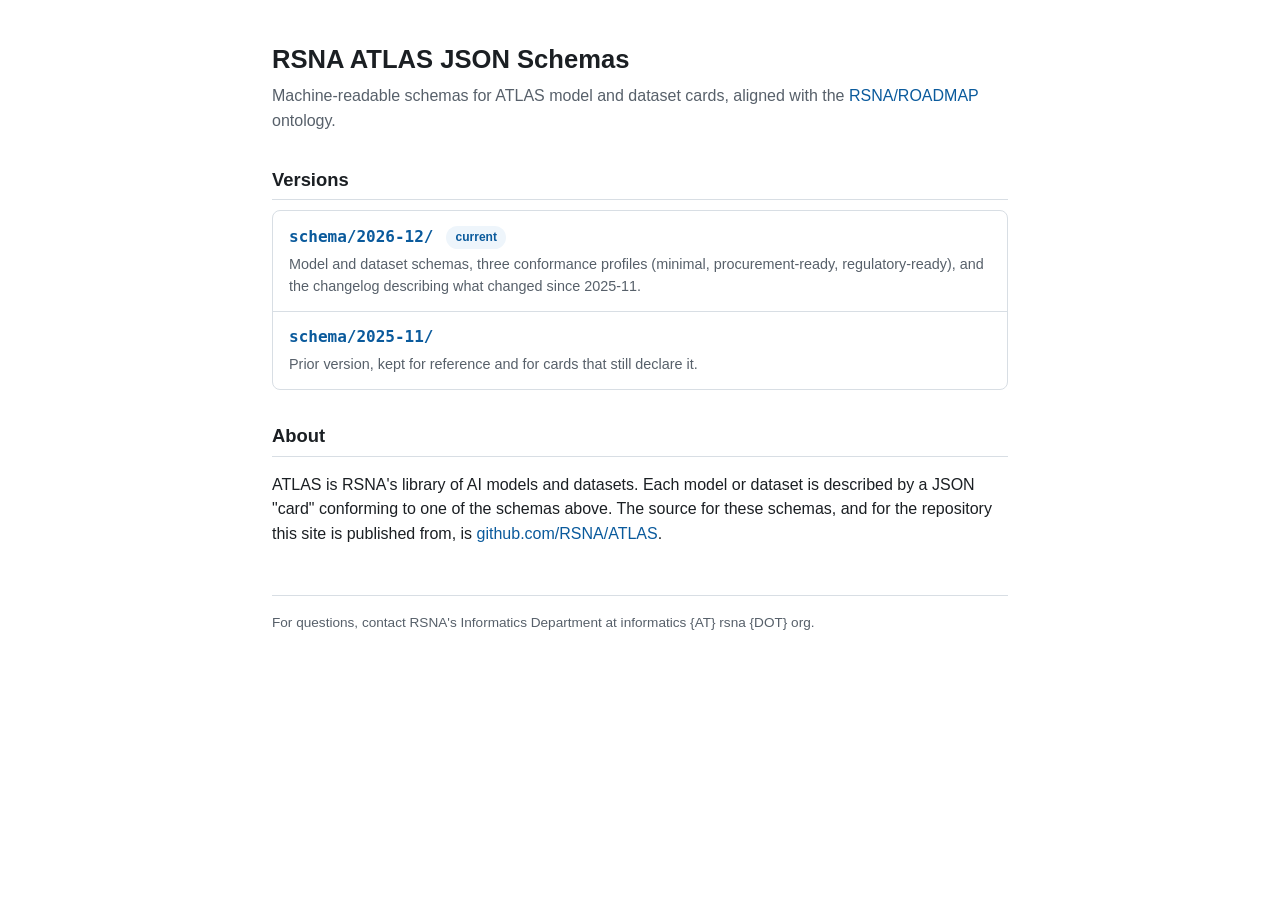
<file: docs/index.html>
<!DOCTYPE html>
<html lang="en">
<head>
<meta charset="utf-8">
<meta name="viewport" content="width=device-width, initial-scale=1">
<title>RSNA ATLAS JSON Schemas</title>
<link rel="stylesheet" href="assets/style.css">
</head>
<body>
<main>
	<h1>RSNA ATLAS JSON Schemas</h1>
	<p class="subtitle">Machine-readable schemas for ATLAS model and dataset cards, aligned with the
		<a href="https://github.com/RSNA/ROADMAP">RSNA/ROADMAP</a> ontology.</p>

	<h2>Versions</h2>
	<ul class="file-list">
		<li>
			<a href="schema/2026-12/">schema/2026-12/</a>
			<span class="badge">current</span>
			<span class="desc">Model and dataset schemas, three conformance profiles (minimal, procurement-ready,
				regulatory-ready), and the changelog describing what changed since 2025-11.</span>
		</li>
		<li>
			<a href="schema/2025-11/">schema/2025-11/</a>
			<span class="desc">Prior version, kept for reference and for cards that still declare it.</span>
		</li>
	</ul>

	<h2>About</h2>
	<p>ATLAS is RSNA's library of AI models and datasets. Each model or dataset is described by a JSON
		"card" conforming to one of the schemas above. The source for these schemas, and for the
		repository this site is published from, is
		<a href="https://github.com/RSNA/ATLAS">github.com/RSNA/ATLAS</a>.</p>

	<footer>
		For questions, contact RSNA's Informatics Department at informatics {AT} rsna {DOT} org.
	</footer>
</main>
</body>
</html>
</file>
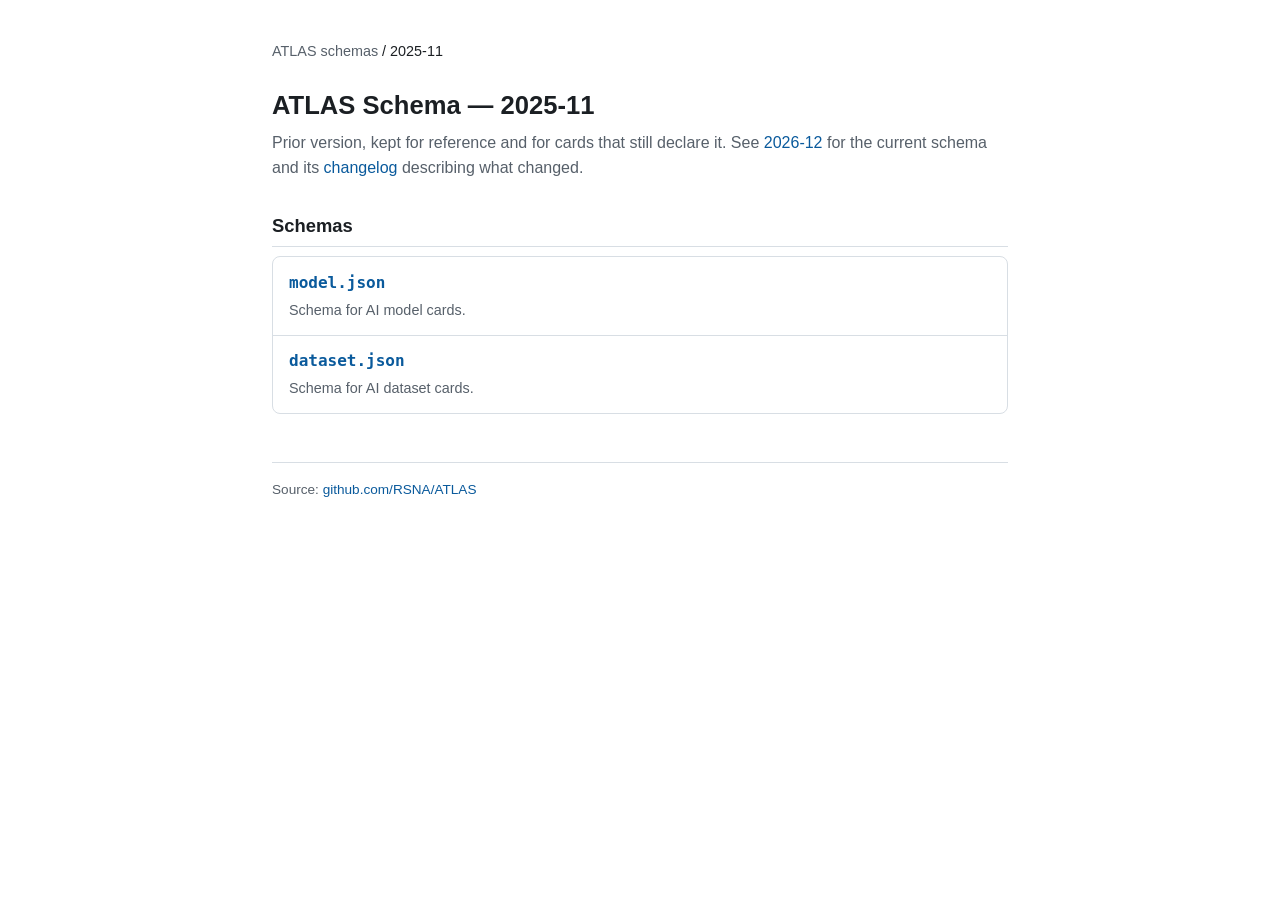
<file: docs/schema/2025-11/index.html>
<!DOCTYPE html>
<html lang="en">
<head>
<meta charset="utf-8">
<meta name="viewport" content="width=device-width, initial-scale=1">
<title>ATLAS Schema 2025-11</title>
<link rel="stylesheet" href="../../assets/style.css">
</head>
<body>
<main>
	<div class="breadcrumb"><a href="../../">ATLAS schemas</a> / 2025-11</div>
	<h1>ATLAS Schema — 2025-11</h1>
	<p class="subtitle">Prior version, kept for reference and for cards that still declare it. See
		<a href="../2026-12/">2026-12</a> for the current schema and its
		<a href="../2026-12/changelog.html">changelog</a> describing what changed.</p>

	<h2>Schemas</h2>
	<ul class="file-list">
		<li>
			<a href="model.json">model.json</a>
			<span class="desc">Schema for AI model cards.</span>
		</li>
		<li>
			<a href="dataset.json">dataset.json</a>
			<span class="desc">Schema for AI dataset cards.</span>
		</li>
	</ul>

	<footer>
		Source: <a href="https://github.com/RSNA/ATLAS">github.com/RSNA/ATLAS</a>
	</footer>
</main>
</body>
</html>
</file>
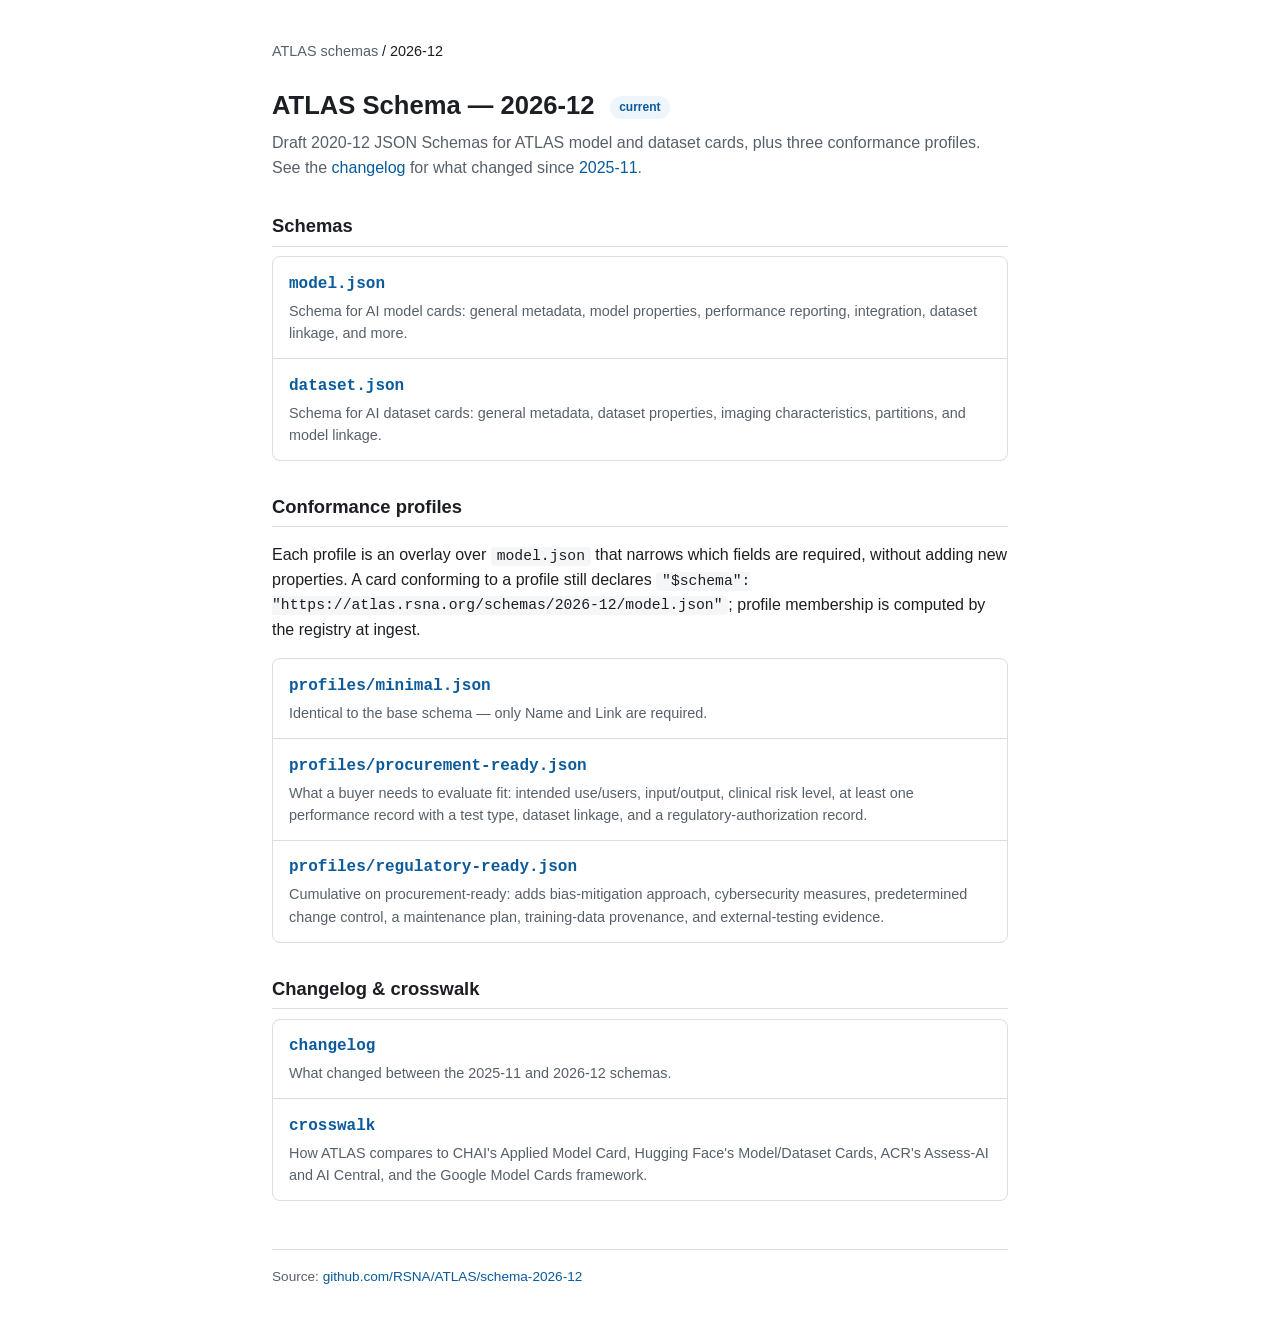
<file: docs/schema/2026-12/index.html>
<!DOCTYPE html>
<html lang="en">
<head>
<meta charset="utf-8">
<meta name="viewport" content="width=device-width, initial-scale=1">
<title>ATLAS Schema 2026-12</title>
<link rel="stylesheet" href="../../assets/style.css">
</head>
<body>
<main>
	<div class="breadcrumb"><a href="../../">ATLAS schemas</a> / 2026-12</div>
	<h1>ATLAS Schema — 2026-12 <span class="badge">current</span></h1>
	<p class="subtitle">Draft 2020-12 JSON Schemas for ATLAS model and dataset cards, plus three
		conformance profiles. See the <a href="changelog.html">changelog</a> for what changed since
		<a href="../2025-11/">2025-11</a>.</p>

	<h2>Schemas</h2>
	<ul class="file-list">
		<li>
			<a href="model.json">model.json</a>
			<span class="desc">Schema for AI model cards: general metadata, model properties, performance
				reporting, integration, dataset linkage, and more.</span>
		</li>
		<li>
			<a href="dataset.json">dataset.json</a>
			<span class="desc">Schema for AI dataset cards: general metadata, dataset properties, imaging
				characteristics, partitions, and model linkage.</span>
		</li>
	</ul>

	<h2>Conformance profiles</h2>
	<p>Each profile is an overlay over <code>model.json</code> that narrows which fields are required,
		without adding new properties. A card conforming to a profile still declares
		<code>"$schema": "https://atlas.rsna.org/schemas/2026-12/model.json"</code>; profile membership is
		computed by the registry at ingest.</p>
	<ul class="file-list">
		<li>
			<a href="profiles/minimal.json">profiles/minimal.json</a>
			<span class="desc">Identical to the base schema — only Name and Link are required.</span>
		</li>
		<li>
			<a href="profiles/procurement-ready.json">profiles/procurement-ready.json</a>
			<span class="desc">What a buyer needs to evaluate fit: intended use/users, input/output,
				clinical risk level, at least one performance record with a test type, dataset linkage, and
				a regulatory-authorization record.</span>
		</li>
		<li>
			<a href="profiles/regulatory-ready.json">profiles/regulatory-ready.json</a>
			<span class="desc">Cumulative on procurement-ready: adds bias-mitigation approach, cybersecurity
				measures, predetermined change control, a maintenance plan, training-data provenance, and
				external-testing evidence.</span>
		</li>
	</ul>

	<h2>Changelog &amp; crosswalk</h2>
	<ul class="file-list">
		<li>
			<a href="changelog.html">changelog</a>
			<span class="desc">What changed between the 2025-11 and 2026-12 schemas.</span>
		</li>
		<li>
			<a href="crosswalk.html">crosswalk</a>
			<span class="desc">How ATLAS compares to CHAI's Applied Model Card, Hugging Face's
				Model/Dataset Cards, ACR's Assess-AI and AI Central, and the Google Model Cards
				framework.</span>
		</li>
	</ul>

	<footer>
		Source: <a href="https://github.com/RSNA/ATLAS/tree/main/schema-2026-12">github.com/RSNA/ATLAS/schema-2026-12</a>
	</footer>
</main>
</body>
</html>
</file>
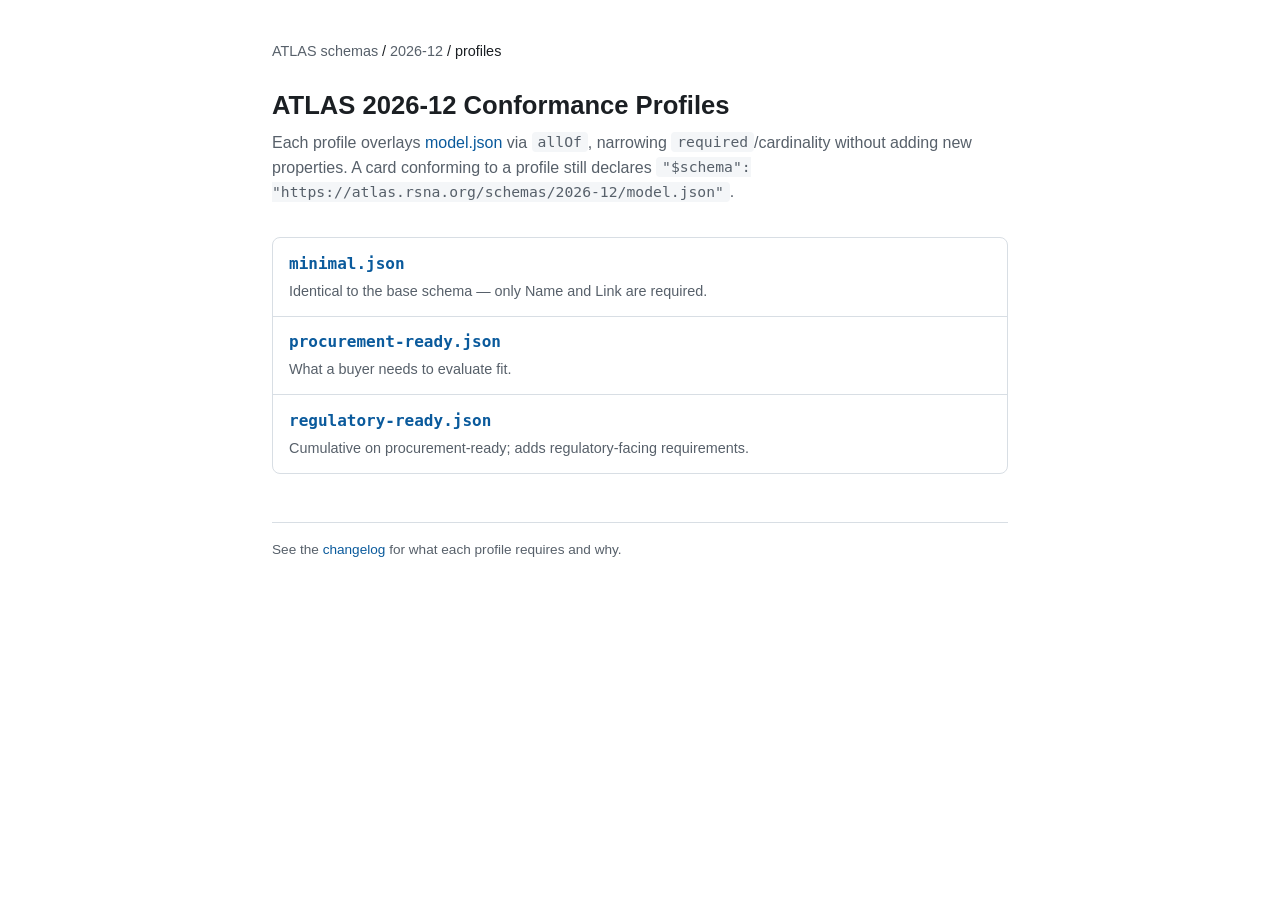
<file: docs/schema/2026-12/profiles/index.html>
<!DOCTYPE html>
<html lang="en">
<head>
<meta charset="utf-8">
<meta name="viewport" content="width=device-width, initial-scale=1">
<title>ATLAS 2026-12 Conformance Profiles</title>
<link rel="stylesheet" href="../../../assets/style.css">
</head>
<body>
<main>
	<div class="breadcrumb"><a href="../../../">ATLAS schemas</a> / <a href="../">2026-12</a> / profiles</div>
	<h1>ATLAS 2026-12 Conformance Profiles</h1>
	<p class="subtitle">Each profile overlays <a href="../model.json">model.json</a> via
		<code>allOf</code>, narrowing <code>required</code>/cardinality without adding new properties.
		A card conforming to a profile still declares
		<code>"$schema": "https://atlas.rsna.org/schemas/2026-12/model.json"</code>.</p>
	<ul class="file-list">
		<li>
			<a href="minimal.json">minimal.json</a>
			<span class="desc">Identical to the base schema — only Name and Link are required.</span>
		</li>
		<li>
			<a href="procurement-ready.json">procurement-ready.json</a>
			<span class="desc">What a buyer needs to evaluate fit.</span>
		</li>
		<li>
			<a href="regulatory-ready.json">regulatory-ready.json</a>
			<span class="desc">Cumulative on procurement-ready; adds regulatory-facing requirements.</span>
		</li>
	</ul>
	<footer>
		See the <a href="../changelog.html">changelog</a> for what each profile requires and why.
	</footer>
</main>
</body>
</html>
</file>
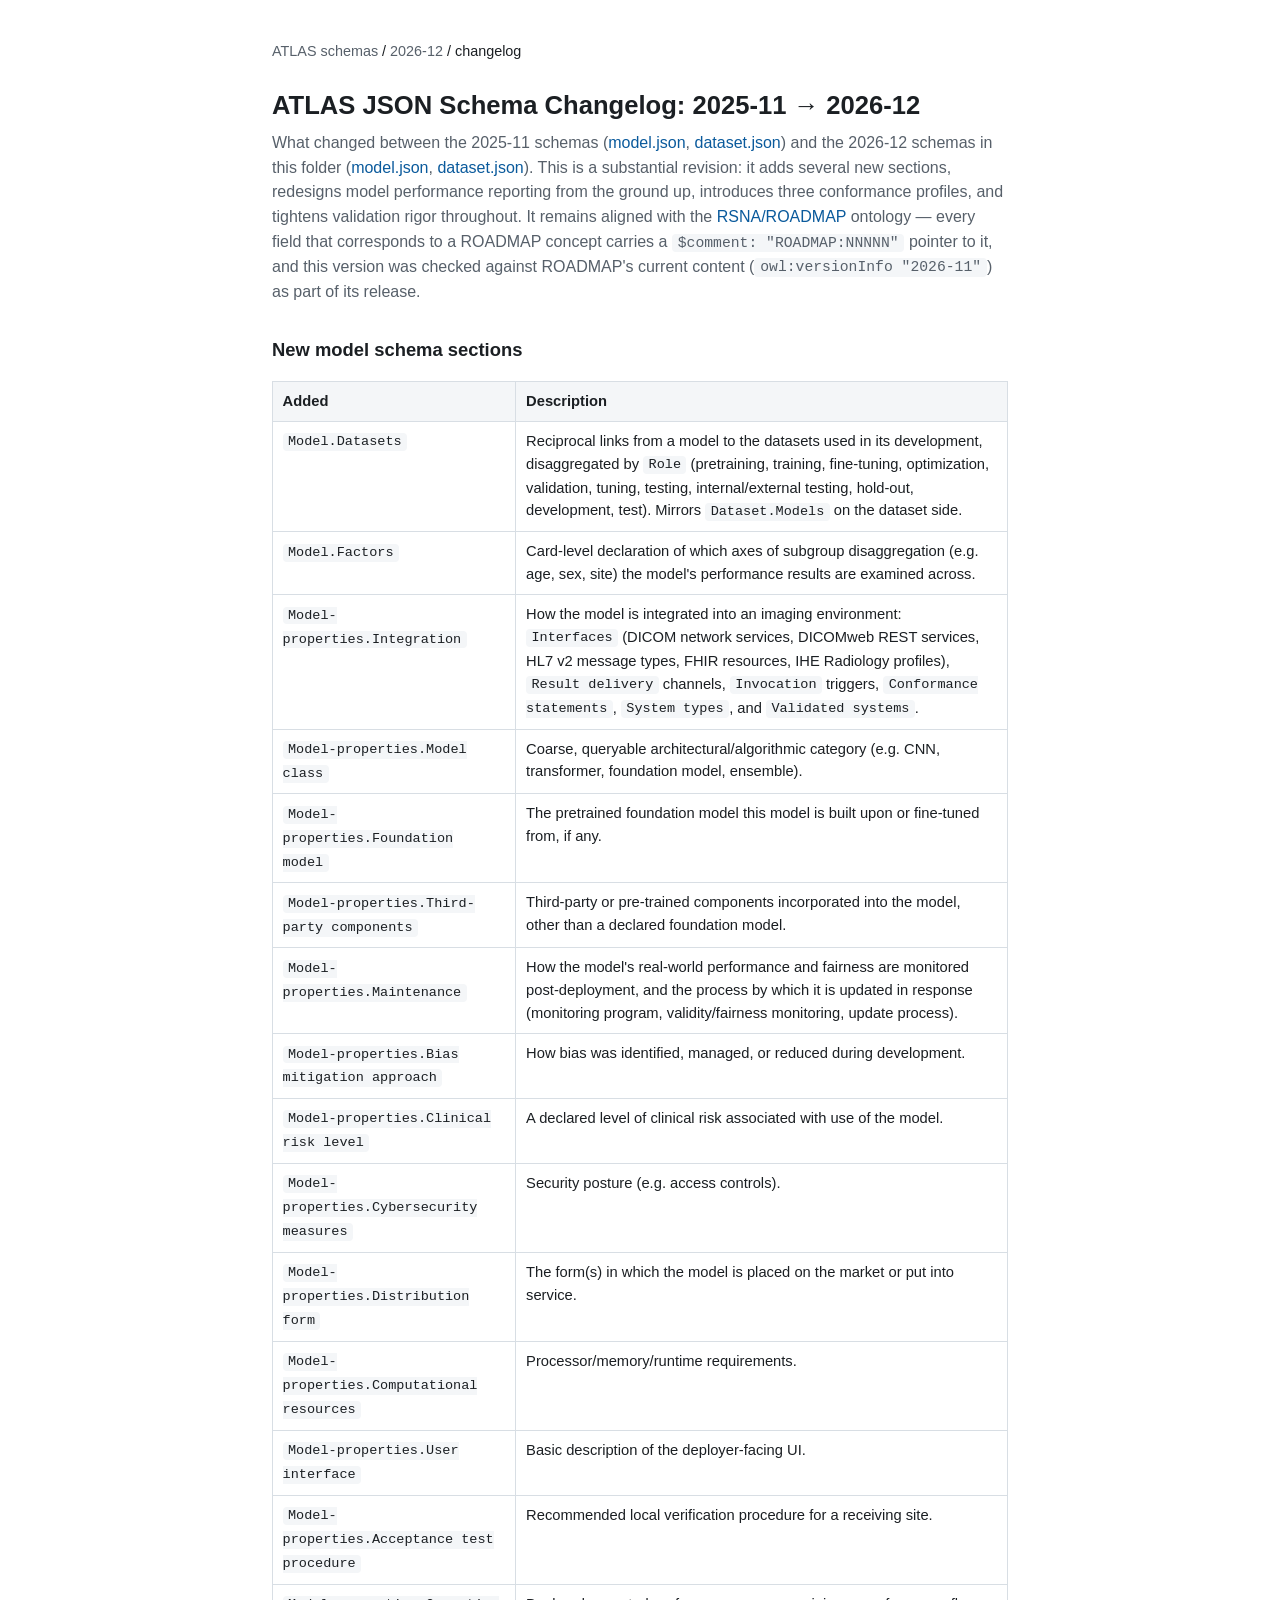
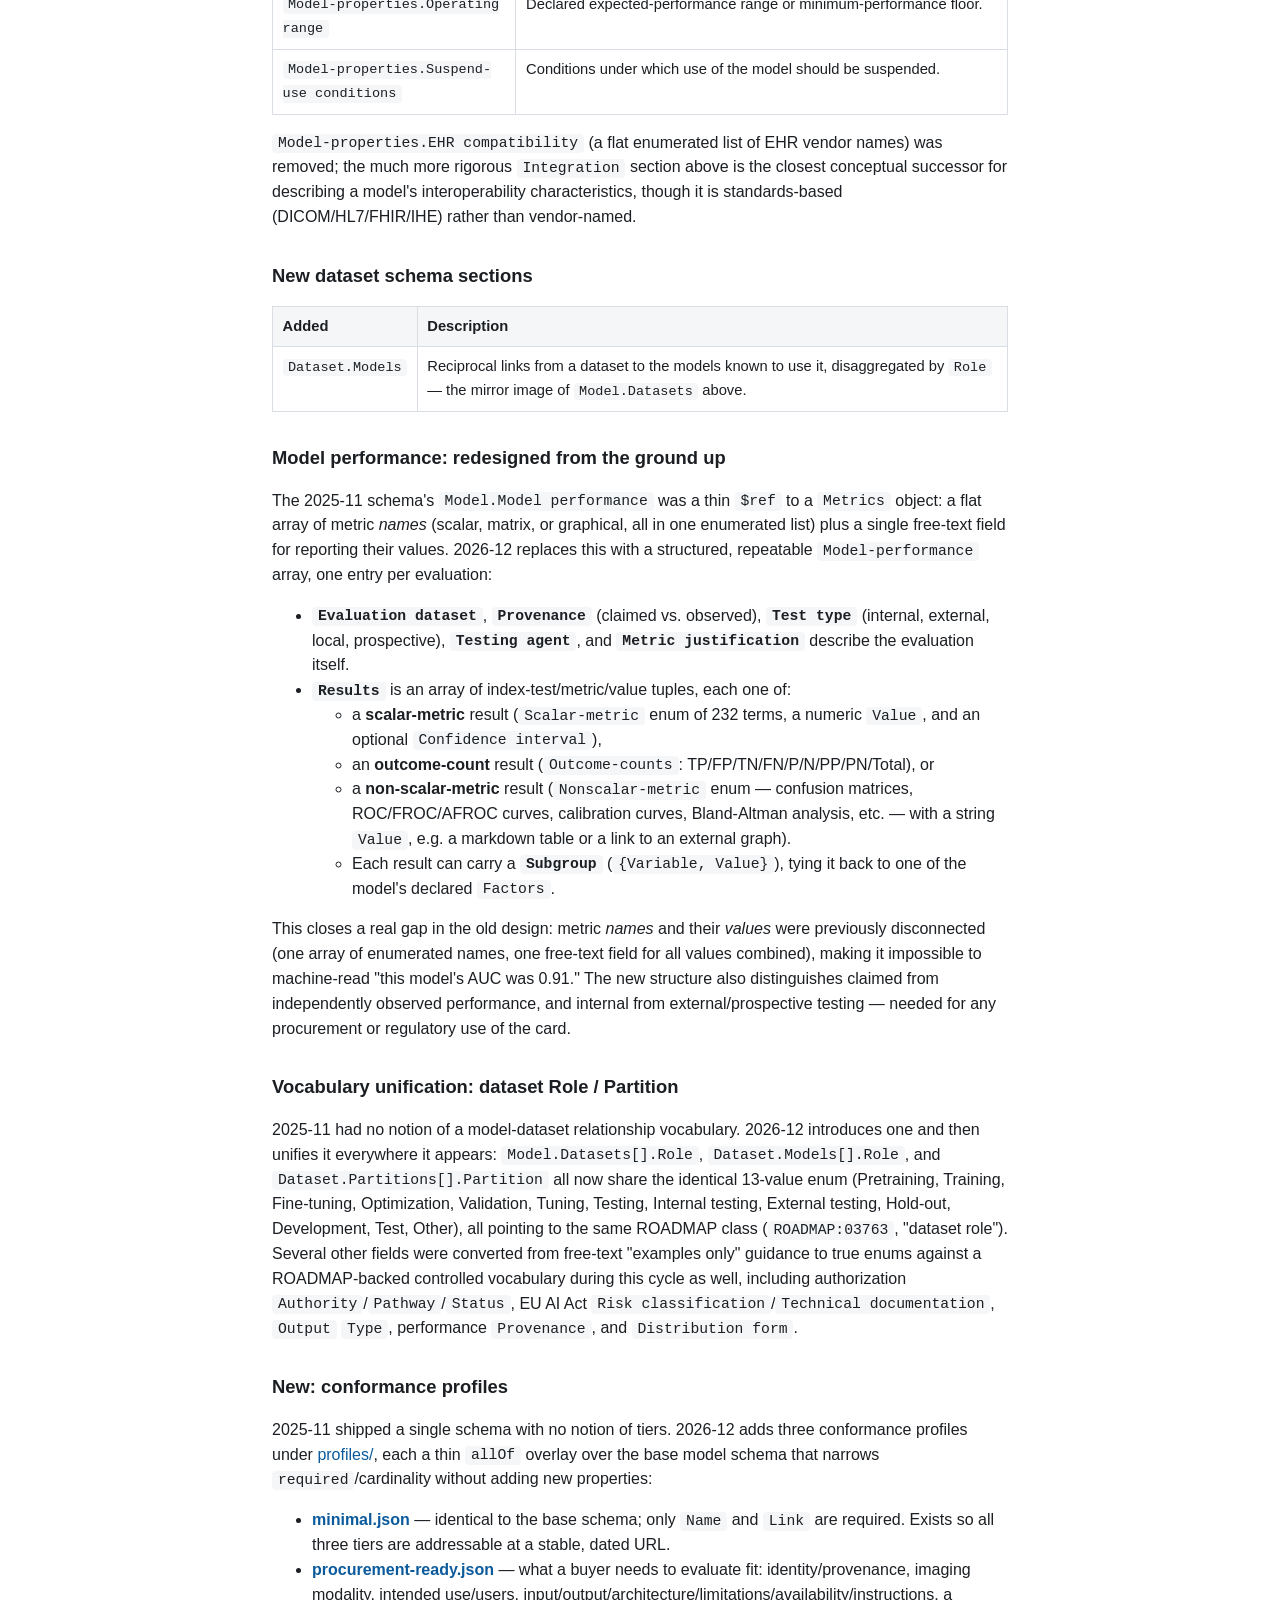
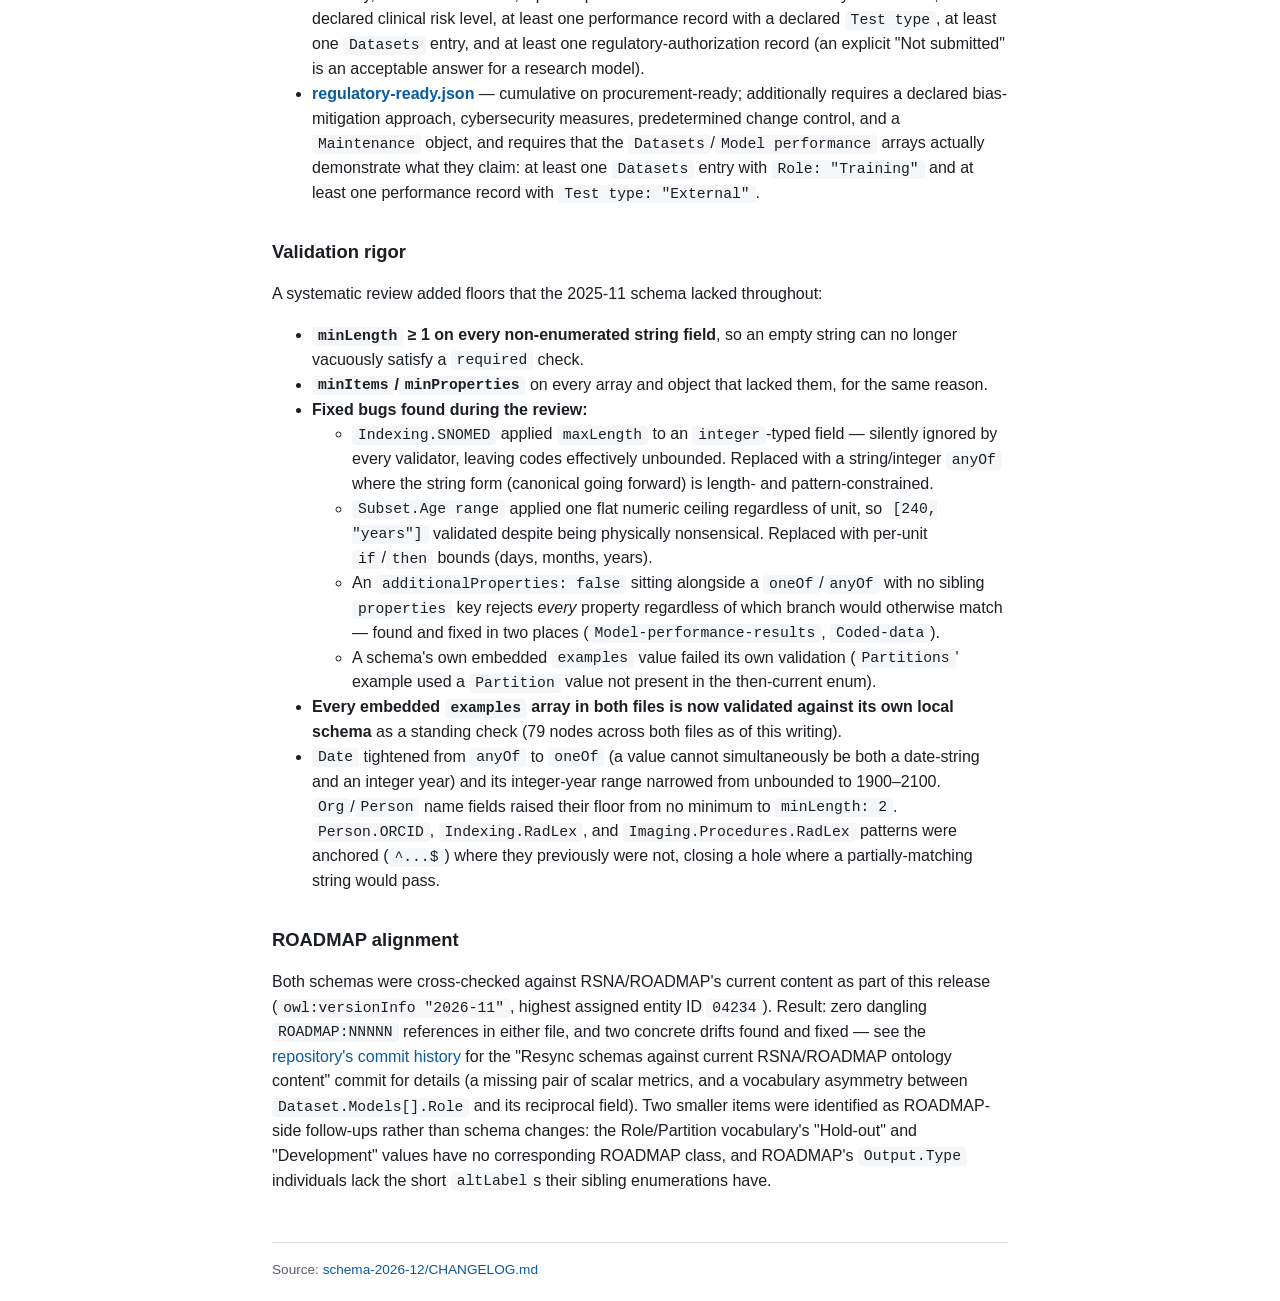
<file: docs/schema/2026-12/changelog.html>
<!DOCTYPE html>
<html lang="en">
<head>
<meta charset="utf-8">
<meta name="viewport" content="width=device-width, initial-scale=1">
<title>ATLAS Schema Changelog: 2025-11 → 2026-12</title>
<link rel="stylesheet" href="../../assets/style.css">
</head>
<body>
<main class="changelog">
	<div class="breadcrumb"><a href="../../">ATLAS schemas</a> / <a href="./">2026-12</a> / changelog</div>
	<h1>ATLAS JSON Schema Changelog: 2025-11 → 2026-12</h1>
	<p class="subtitle">What changed between the 2025-11 schemas (<a href="../2025-11/model.json">model.json</a>,
		<a href="../2025-11/dataset.json">dataset.json</a>) and the 2026-12 schemas in this folder
		(<a href="model.json">model.json</a>, <a href="dataset.json">dataset.json</a>). This is a
		substantial revision: it adds several new sections, redesigns model performance reporting from
		the ground up, introduces three conformance profiles, and tightens validation rigor throughout.
		It remains aligned with the <a href="https://github.com/RSNA/ROADMAP">RSNA/ROADMAP</a> ontology
		— every field that corresponds to a ROADMAP concept carries a <code>$comment:
		"ROADMAP:NNNNN"</code> pointer to it, and this version was checked against ROADMAP's current
		content (<code>owl:versionInfo "2026-11"</code>) as part of its release.</p>

	<h2>New model schema sections</h2>
	<table>
		<tr><th>Added</th><th>Description</th></tr>
		<tr><td><code>Model.Datasets</code></td><td>Reciprocal links from a model to the datasets used in its development, disaggregated by <code>Role</code> (pretraining, training, fine-tuning, optimization, validation, tuning, testing, internal/external testing, hold-out, development, test). Mirrors <code>Dataset.Models</code> on the dataset side.</td></tr>
		<tr><td><code>Model.Factors</code></td><td>Card-level declaration of which axes of subgroup disaggregation (e.g. age, sex, site) the model's performance results are examined across.</td></tr>
		<tr><td><code>Model-properties.Integration</code></td><td>How the model is integrated into an imaging environment: <code>Interfaces</code> (DICOM network services, DICOMweb REST services, HL7 v2 message types, FHIR resources, IHE Radiology profiles), <code>Result delivery</code> channels, <code>Invocation</code> triggers, <code>Conformance statements</code>, <code>System types</code>, and <code>Validated systems</code>.</td></tr>
		<tr><td><code>Model-properties.Model class</code></td><td>Coarse, queryable architectural/algorithmic category (e.g. CNN, transformer, foundation model, ensemble).</td></tr>
		<tr><td><code>Model-properties.Foundation model</code></td><td>The pretrained foundation model this model is built upon or fine-tuned from, if any.</td></tr>
		<tr><td><code>Model-properties.Third-party components</code></td><td>Third-party or pre-trained components incorporated into the model, other than a declared foundation model.</td></tr>
		<tr><td><code>Model-properties.Maintenance</code></td><td>How the model's real-world performance and fairness are monitored post-deployment, and the process by which it is updated in response (monitoring program, validity/fairness monitoring, update process).</td></tr>
		<tr><td><code>Model-properties.Bias mitigation approach</code></td><td>How bias was identified, managed, or reduced during development.</td></tr>
		<tr><td><code>Model-properties.Clinical risk level</code></td><td>A declared level of clinical risk associated with use of the model.</td></tr>
		<tr><td><code>Model-properties.Cybersecurity measures</code></td><td>Security posture (e.g. access controls).</td></tr>
		<tr><td><code>Model-properties.Distribution form</code></td><td>The form(s) in which the model is placed on the market or put into service.</td></tr>
		<tr><td><code>Model-properties.Computational resources</code></td><td>Processor/memory/runtime requirements.</td></tr>
		<tr><td><code>Model-properties.User interface</code></td><td>Basic description of the deployer-facing UI.</td></tr>
		<tr><td><code>Model-properties.Acceptance test procedure</code></td><td>Recommended local verification procedure for a receiving site.</td></tr>
		<tr><td><code>Model-properties.Operating range</code></td><td>Declared expected-performance range or minimum-performance floor.</td></tr>
		<tr><td><code>Model-properties.Suspend-use conditions</code></td><td>Conditions under which use of the model should be suspended.</td></tr>
	</table>
	<p><code>Model-properties.EHR compatibility</code> (a flat enumerated list of EHR vendor names) was
		removed; the much more rigorous <code>Integration</code> section above is the closest conceptual
		successor for describing a model's interoperability characteristics, though it is
		standards-based (DICOM/HL7/FHIR/IHE) rather than vendor-named.</p>

	<h2>New dataset schema sections</h2>
	<table>
		<tr><th>Added</th><th>Description</th></tr>
		<tr><td><code>Dataset.Models</code></td><td>Reciprocal links from a dataset to the models known to use it, disaggregated by <code>Role</code> — the mirror image of <code>Model.Datasets</code> above.</td></tr>
	</table>

	<h2>Model performance: redesigned from the ground up</h2>
	<p>The 2025-11 schema's <code>Model.Model performance</code> was a thin <code>$ref</code> to a
		<code>Metrics</code> object: a flat array of metric <em>names</em> (scalar, matrix, or
		graphical, all in one enumerated list) plus a single free-text field for reporting their
		values. 2026-12 replaces this with a structured, repeatable <code>Model-performance</code>
		array, one entry per evaluation:</p>
	<ul>
		<li><strong><code>Evaluation dataset</code></strong>, <strong><code>Provenance</code></strong>
			(claimed vs. observed), <strong><code>Test type</code></strong> (internal, external, local,
			prospective), <strong><code>Testing agent</code></strong>, and
			<strong><code>Metric justification</code></strong> describe the evaluation itself.</li>
		<li><strong><code>Results</code></strong> is an array of index-test/metric/value tuples, each
			one of:
			<ul>
				<li>a <strong>scalar-metric</strong> result (<code>Scalar-metric</code> enum of 232
					terms, a numeric <code>Value</code>, and an optional <code>Confidence interval</code>),</li>
				<li>an <strong>outcome-count</strong> result (<code>Outcome-counts</code>:
					TP/FP/TN/FN/P/N/PP/PN/Total), or</li>
				<li>a <strong>non-scalar-metric</strong> result (<code>Nonscalar-metric</code> enum —
					confusion matrices, ROC/FROC/AFROC curves, calibration curves, Bland-Altman analysis,
					etc. — with a string <code>Value</code>, e.g. a markdown table or a link to an external
					graph).</li>
				<li>Each result can carry a <strong><code>Subgroup</code></strong>
					(<code>{Variable, Value}</code>), tying it back to one of the model's declared
					<code>Factors</code>.</li>
			</ul>
		</li>
	</ul>
	<p>This closes a real gap in the old design: metric <em>names</em> and their <em>values</em> were
		previously disconnected (one array of enumerated names, one free-text field for all values
		combined), making it impossible to machine-read "this model's AUC was 0.91." The new structure
		also distinguishes claimed from independently observed performance, and internal from
		external/prospective testing — needed for any procurement or regulatory use of the card.</p>

	<h2>Vocabulary unification: dataset Role / Partition</h2>
	<p>2025-11 had no notion of a model-dataset relationship vocabulary. 2026-12 introduces one and
		then unifies it everywhere it appears: <code>Model.Datasets[].Role</code>,
		<code>Dataset.Models[].Role</code>, and <code>Dataset.Partitions[].Partition</code> all now
		share the identical 13-value enum (Pretraining, Training, Fine-tuning, Optimization,
		Validation, Tuning, Testing, Internal testing, External testing, Hold-out, Development, Test,
		Other), all pointing to the same ROADMAP class (<code>ROADMAP:03763</code>, "dataset role").
		Several other fields were converted from free-text "examples only" guidance to true enums
		against a ROADMAP-backed controlled vocabulary during this cycle as well, including
		authorization <code>Authority</code>/<code>Pathway</code>/<code>Status</code>, EU AI Act
		<code>Risk classification</code>/<code>Technical documentation</code>, <code>Output</code>
		<code>Type</code>, performance <code>Provenance</code>, and <code>Distribution form</code>.</p>

	<h2>New: conformance profiles</h2>
	<p>2025-11 shipped a single schema with no notion of tiers. 2026-12 adds three conformance profiles
		under <a href="profiles/">profiles/</a>, each a thin <code>allOf</code> overlay over the base
		model schema that narrows <code>required</code>/cardinality without adding new properties:</p>
	<ul>
		<li><strong><a href="profiles/minimal.json">minimal.json</a></strong> — identical to the base
			schema; only <code>Name</code> and <code>Link</code> are required. Exists so all three
			tiers are addressable at a stable, dated URL.</li>
		<li><strong><a href="profiles/procurement-ready.json">procurement-ready.json</a></strong> —
			what a buyer needs to evaluate fit: identity/provenance, imaging modality, intended
			use/users, input/output/architecture/limitations/availability/instructions, a declared
			clinical risk level, at least one performance record with a declared <code>Test
			type</code>, at least one <code>Datasets</code> entry, and at least one
			regulatory-authorization record (an explicit "Not submitted" is an acceptable answer for a
			research model).</li>
		<li><strong><a href="profiles/regulatory-ready.json">regulatory-ready.json</a></strong> —
			cumulative on procurement-ready; additionally requires a declared bias-mitigation approach,
			cybersecurity measures, predetermined change control, and a <code>Maintenance</code>
			object, and requires that the <code>Datasets</code>/<code>Model performance</code> arrays
			actually demonstrate what they claim: at least one <code>Datasets</code> entry with
			<code>Role: "Training"</code> and at least one performance record with
			<code>Test type: "External"</code>.</li>
	</ul>

	<h2>Validation rigor</h2>
	<p>A systematic review added floors that the 2025-11 schema lacked throughout:</p>
	<ul>
		<li><strong><code>minLength</code> ≥ 1 on every non-enumerated string field</strong>, so an
			empty string can no longer vacuously satisfy a <code>required</code> check.</li>
		<li><strong><code>minItems</code>/<code>minProperties</code></strong> on every array and
			object that lacked them, for the same reason.</li>
		<li><strong>Fixed bugs found during the review:</strong>
			<ul>
				<li><code>Indexing.SNOMED</code> applied <code>maxLength</code> to an
					<code>integer</code>-typed field — silently ignored by every validator, leaving
					codes effectively unbounded. Replaced with a string/integer <code>anyOf</code> where
					the string form (canonical going forward) is length- and pattern-constrained.</li>
				<li><code>Subset.Age range</code> applied one flat numeric ceiling regardless of unit,
					so <code>[240, "years"]</code> validated despite being physically nonsensical.
					Replaced with per-unit <code>if</code>/<code>then</code> bounds (days, months,
					years).</li>
				<li>An <code>additionalProperties: false</code> sitting alongside a
					<code>oneOf</code>/<code>anyOf</code> with no sibling <code>properties</code> key
					rejects <em>every</em> property regardless of which branch would otherwise match —
					found and fixed in two places (<code>Model-performance-results</code>,
					<code>Coded-data</code>).</li>
				<li>A schema's own embedded <code>examples</code> value failed its own validation
					(<code>Partitions</code>' example used a <code>Partition</code> value not present in
					the then-current enum).</li>
			</ul>
		</li>
		<li><strong>Every embedded <code>examples</code> array in both files is now validated against
			its own local schema</strong> as a standing check (79 nodes across both files as of this
			writing).</li>
		<li><code>Date</code> tightened from <code>anyOf</code> to <code>oneOf</code> (a value cannot
			simultaneously be both a date-string and an integer year) and its integer-year range
			narrowed from unbounded to 1900–2100. <code>Org</code>/<code>Person</code> name fields
			raised their floor from no minimum to <code>minLength: 2</code>. <code>Person.ORCID</code>,
			<code>Indexing.RadLex</code>, and <code>Imaging.Procedures.RadLex</code> patterns were
			anchored (<code>^...$</code>) where they previously were not, closing a hole where a
			partially-matching string would pass.</li>
	</ul>

	<h2>ROADMAP alignment</h2>
	<p>Both schemas were cross-checked against RSNA/ROADMAP's current content as part of this release
		(<code>owl:versionInfo "2026-11"</code>, highest assigned entity ID <code>04234</code>).
		Result: zero dangling <code>ROADMAP:NNNNN</code> references in either file, and two concrete
		drifts found and fixed — see the
		<a href="https://github.com/RSNA/ATLAS/commits/main/schema-2026-12">repository's commit
		history</a> for the "Resync schemas against current RSNA/ROADMAP ontology content" commit for
		details (a missing pair of scalar metrics, and a vocabulary asymmetry between
		<code>Dataset.Models[].Role</code> and its reciprocal field). Two smaller items were identified
		as ROADMAP-side follow-ups rather than schema changes: the Role/Partition vocabulary's
		"Hold-out" and "Development" values have no corresponding ROADMAP class, and ROADMAP's
		<code>Output.Type</code> individuals lack the short <code>altLabel</code>s their sibling
		enumerations have.</p>

	<footer>
		Source: <a href="https://github.com/RSNA/ATLAS/blob/main/schema-2026-12/CHANGELOG.md">schema-2026-12/CHANGELOG.md</a>
	</footer>
</main>
</body>
</html>
</file>
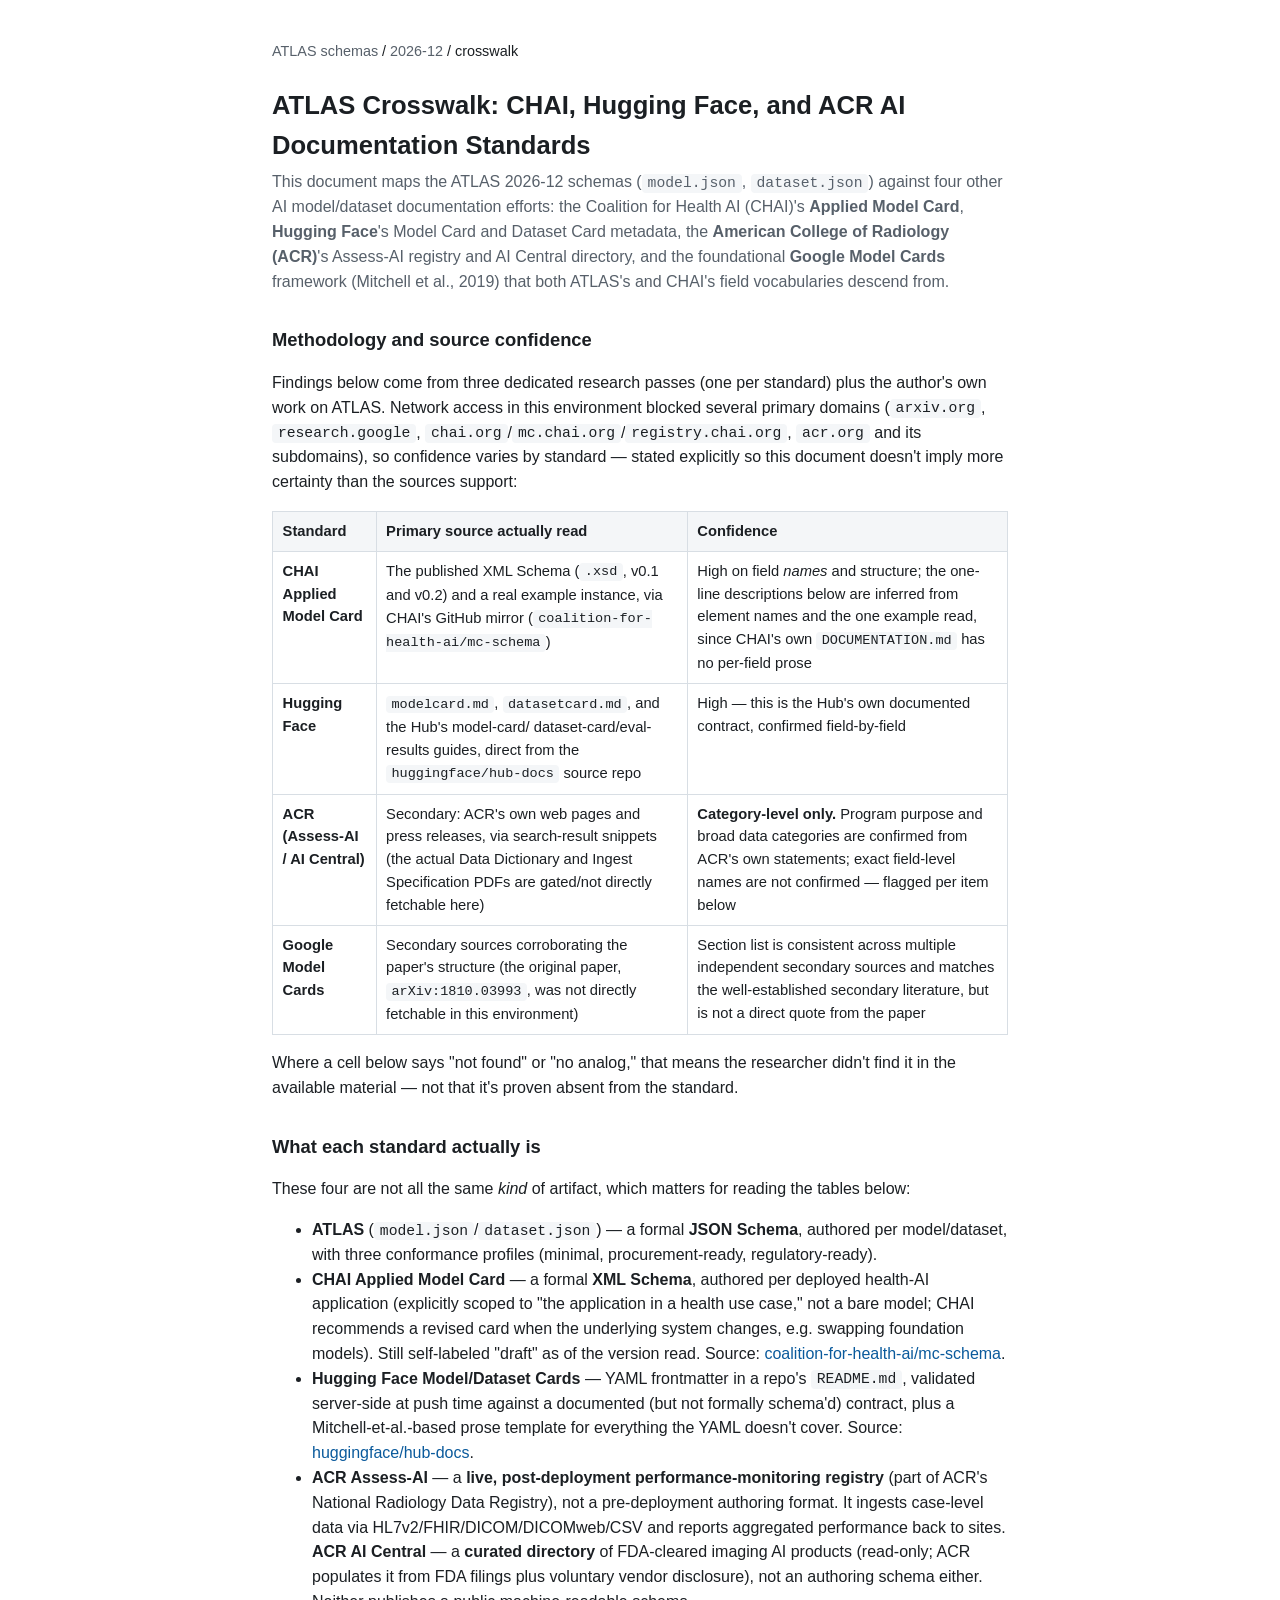
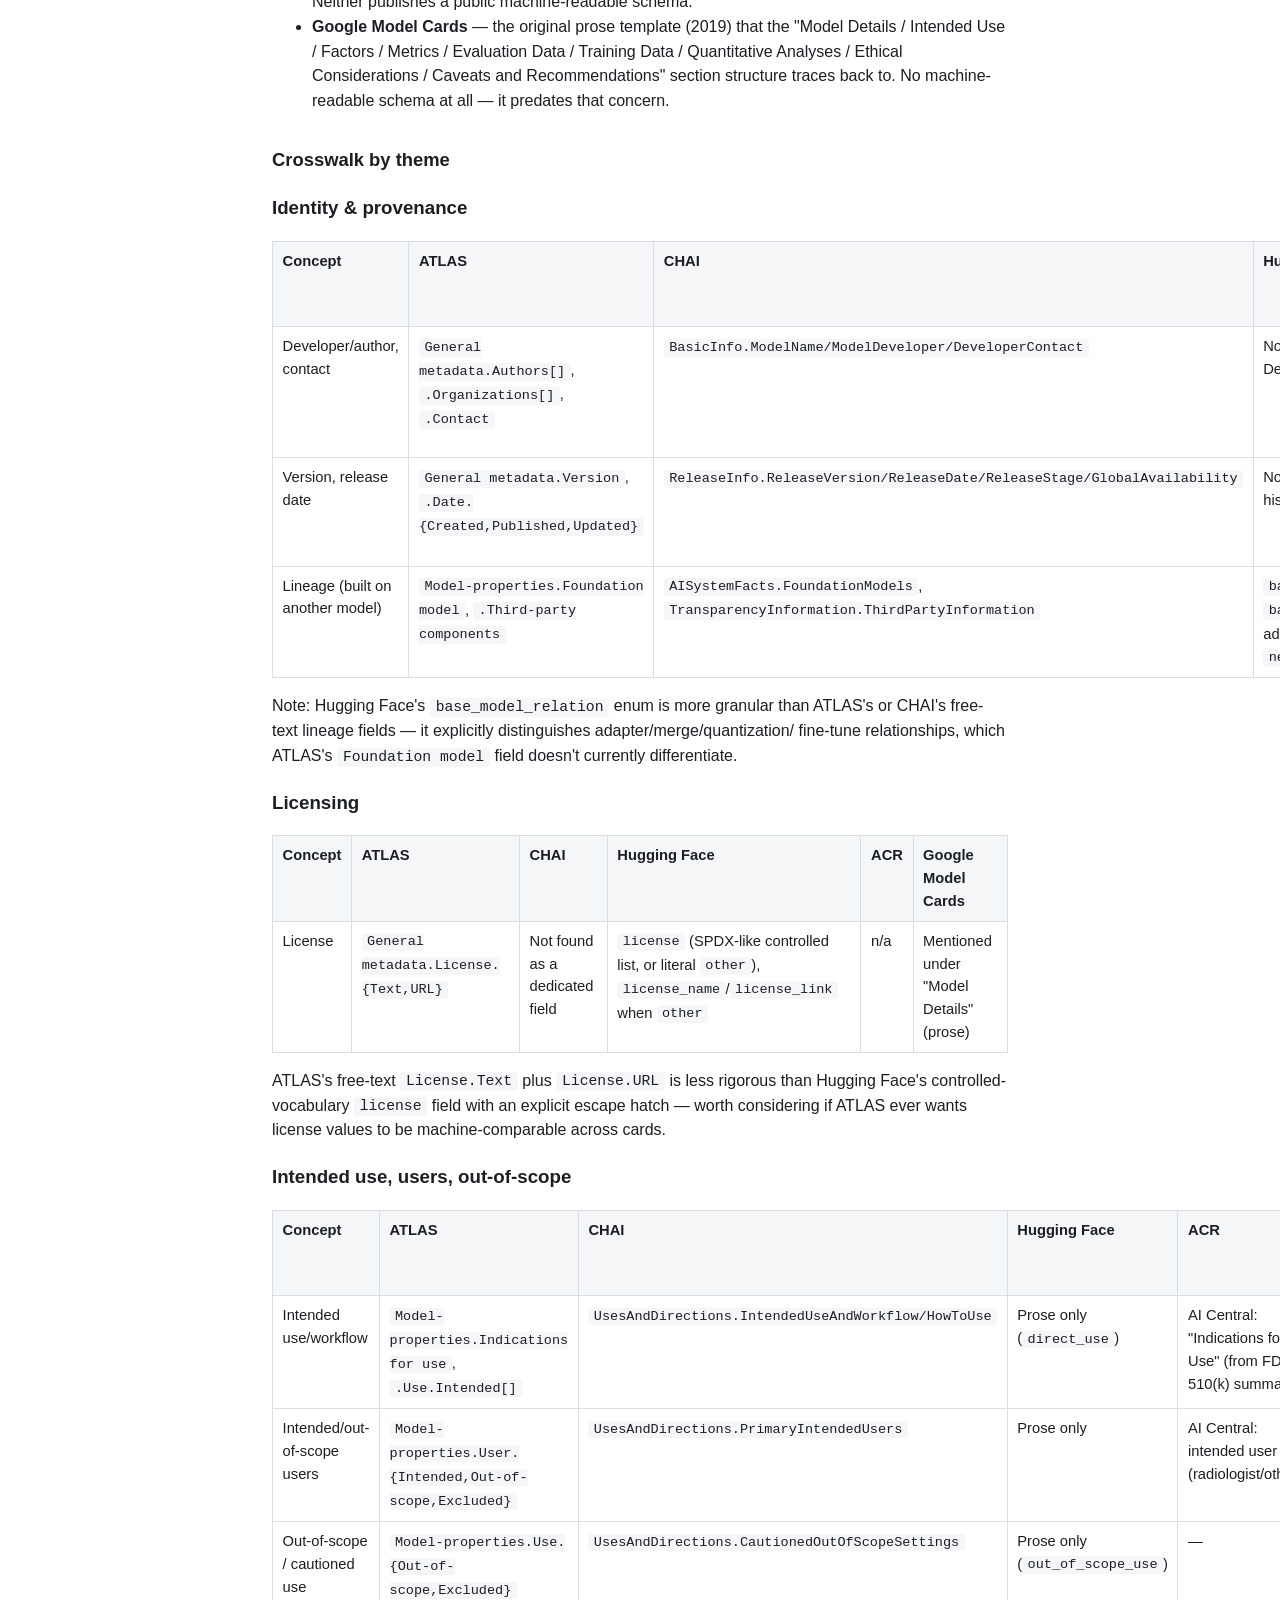
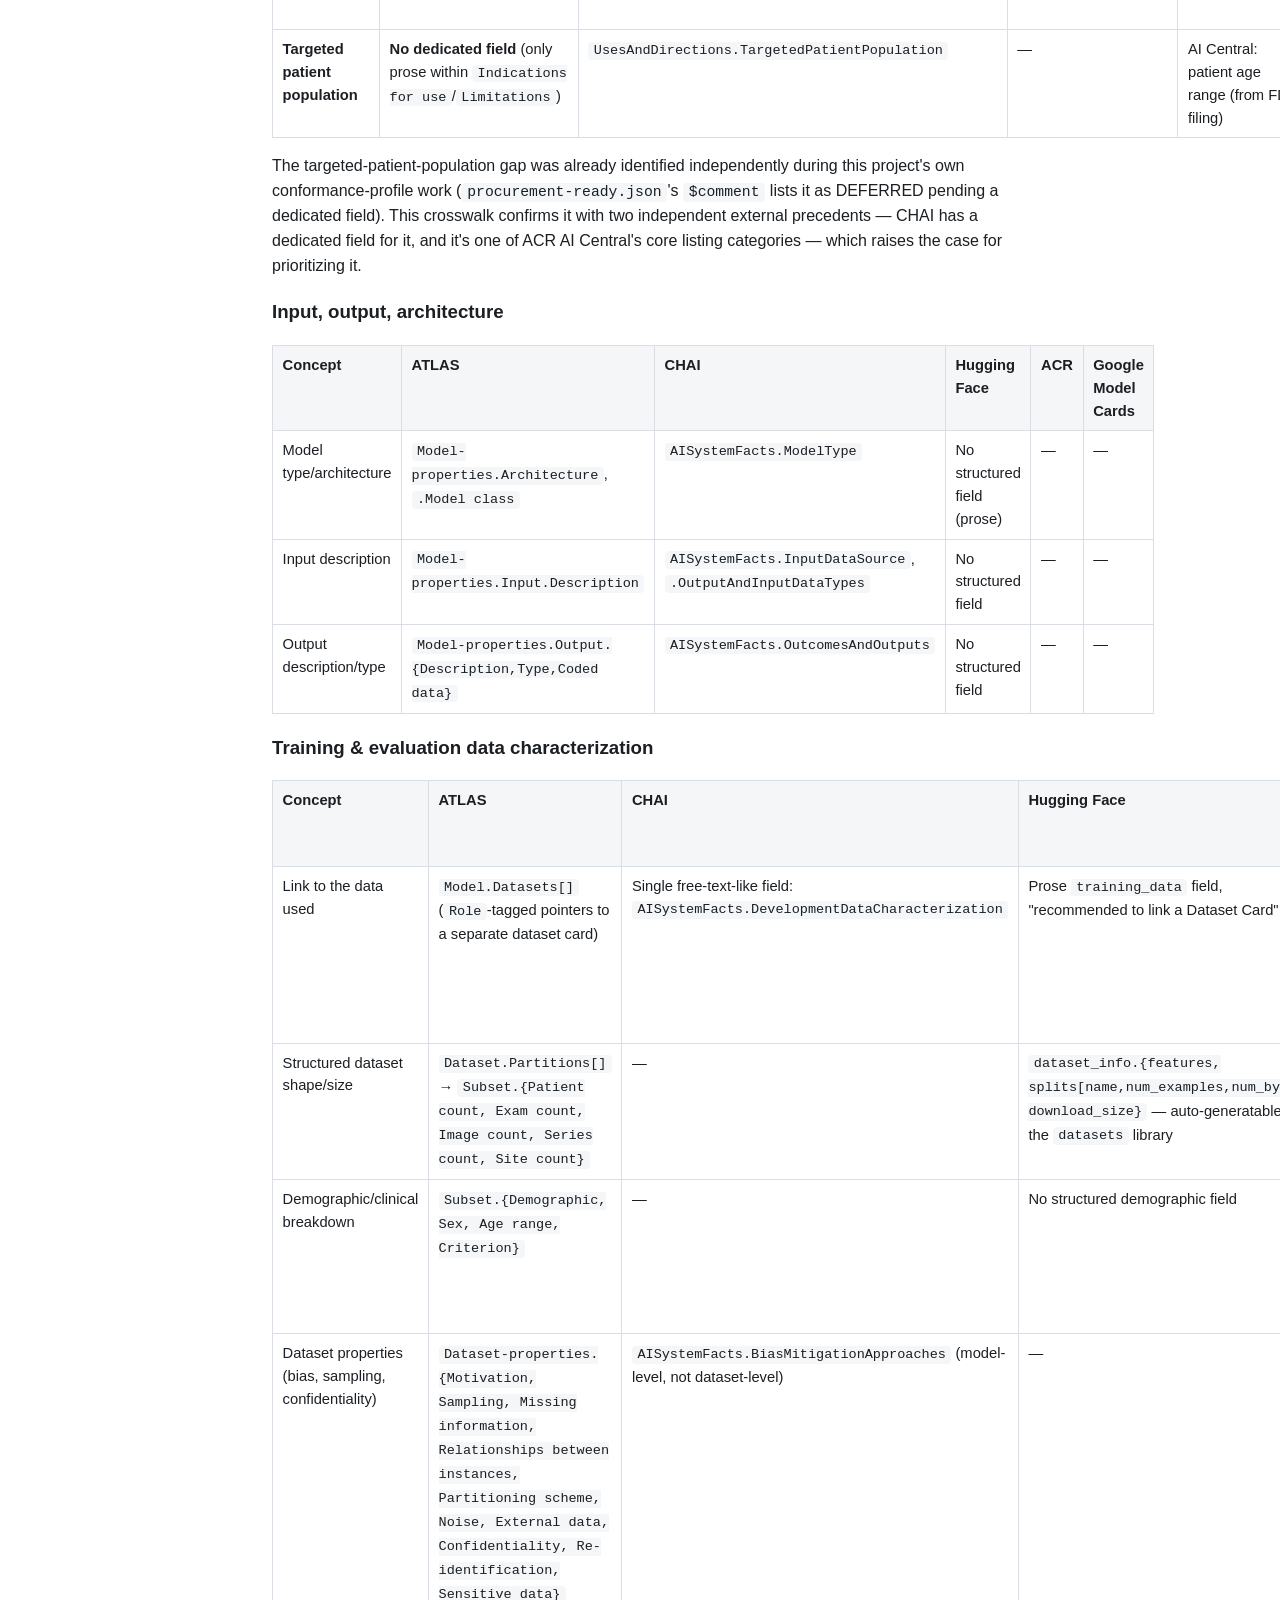
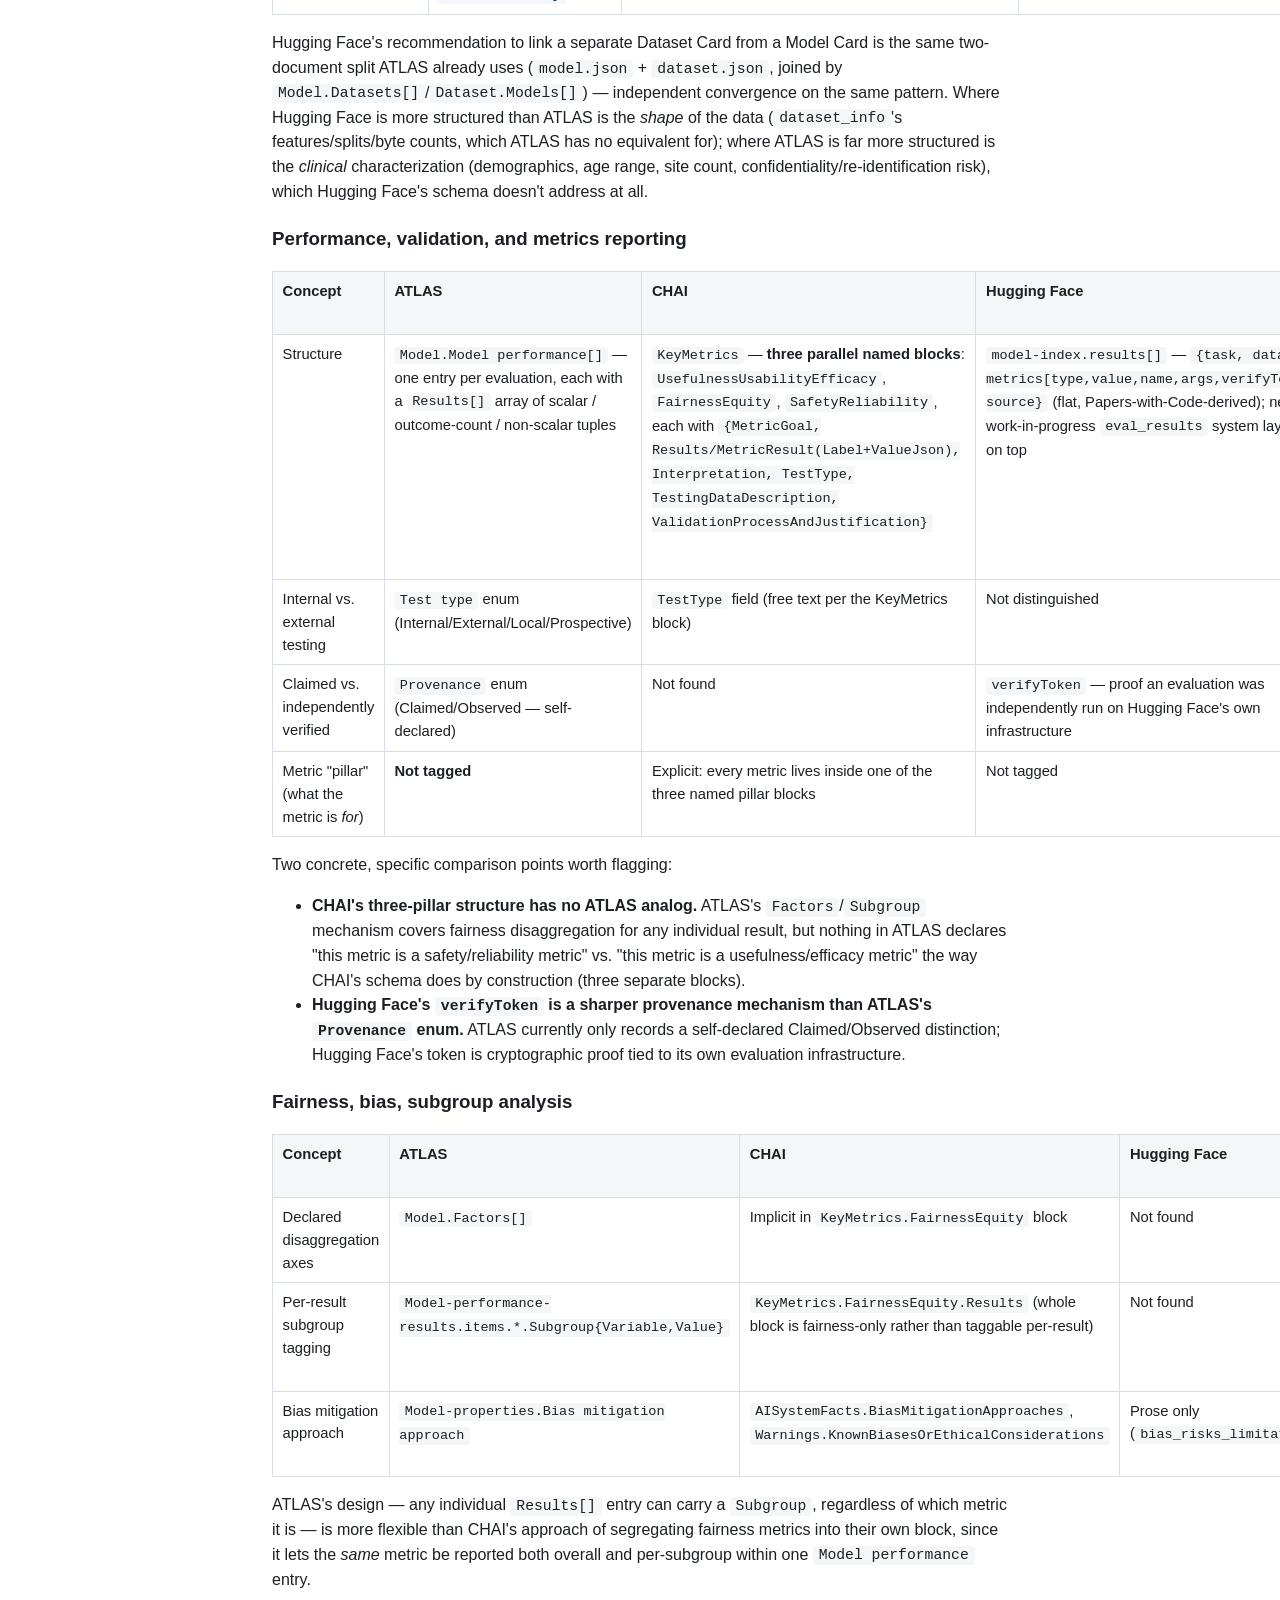
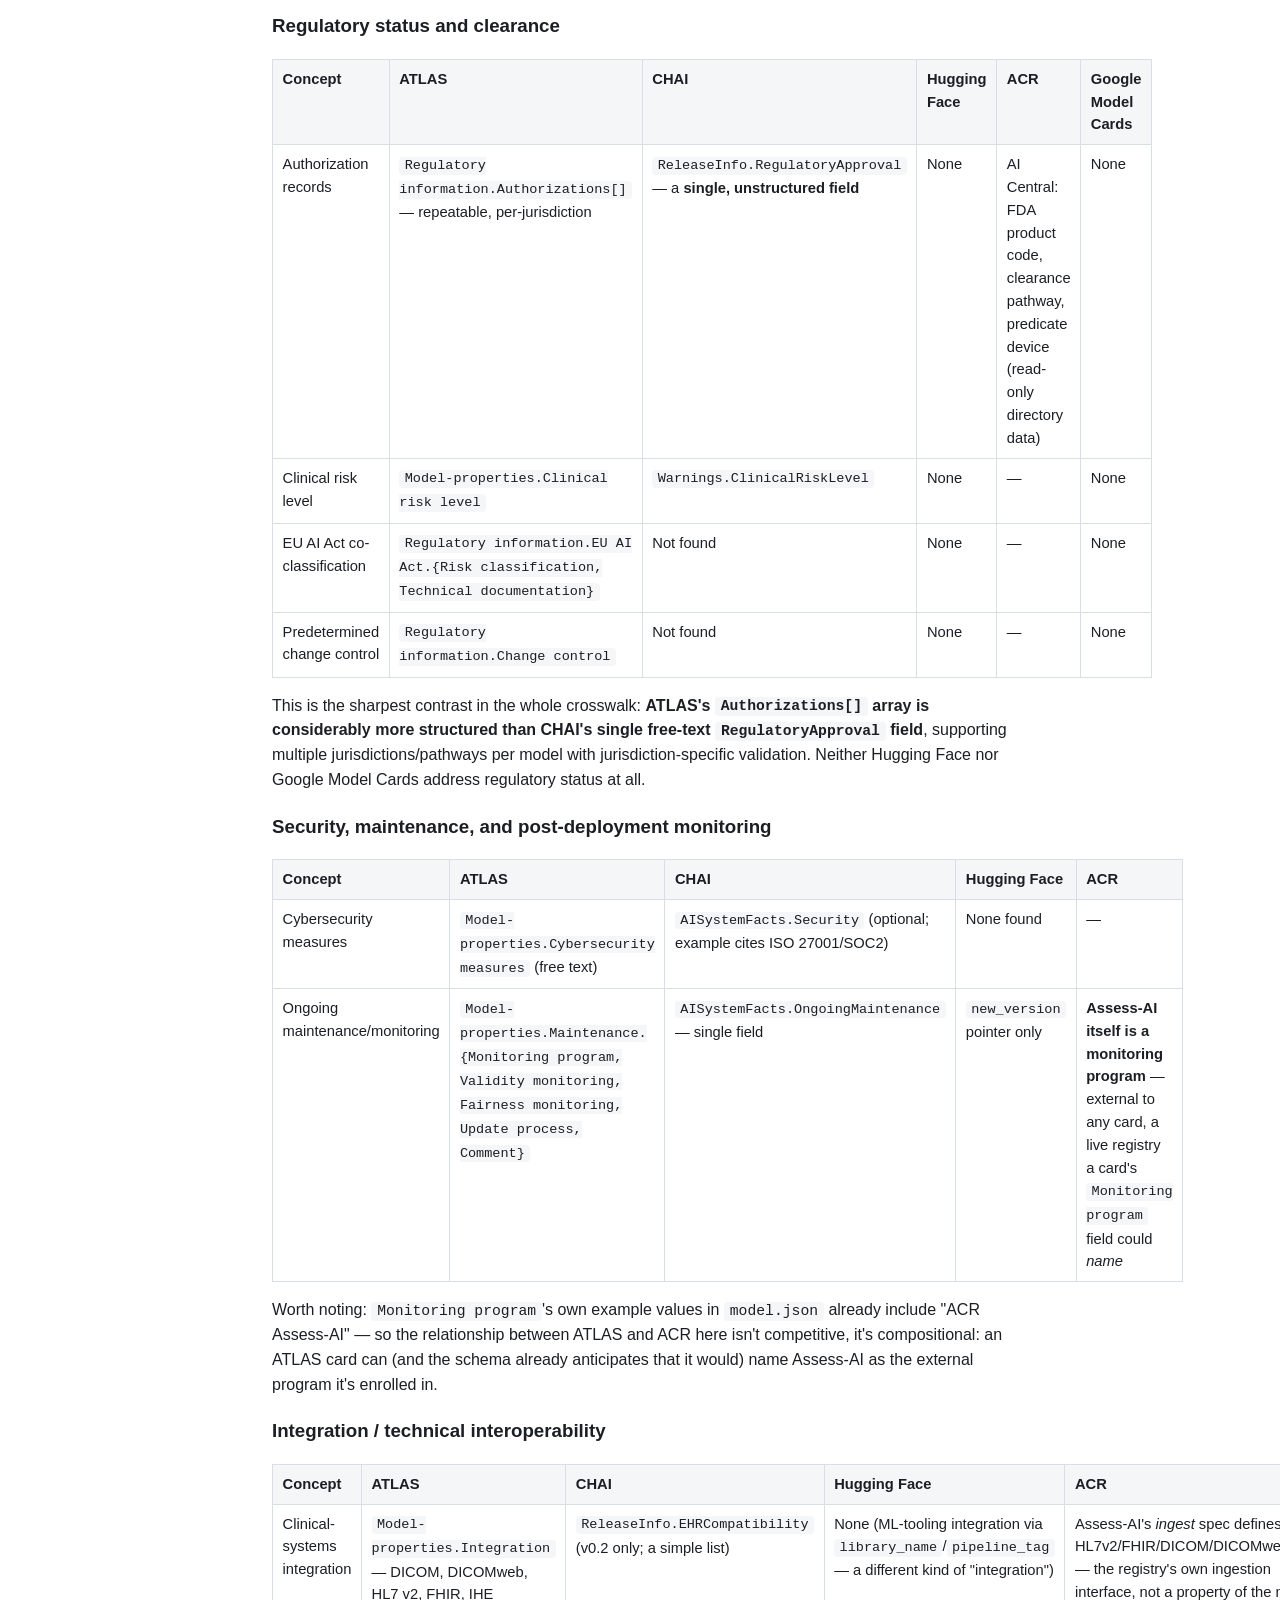
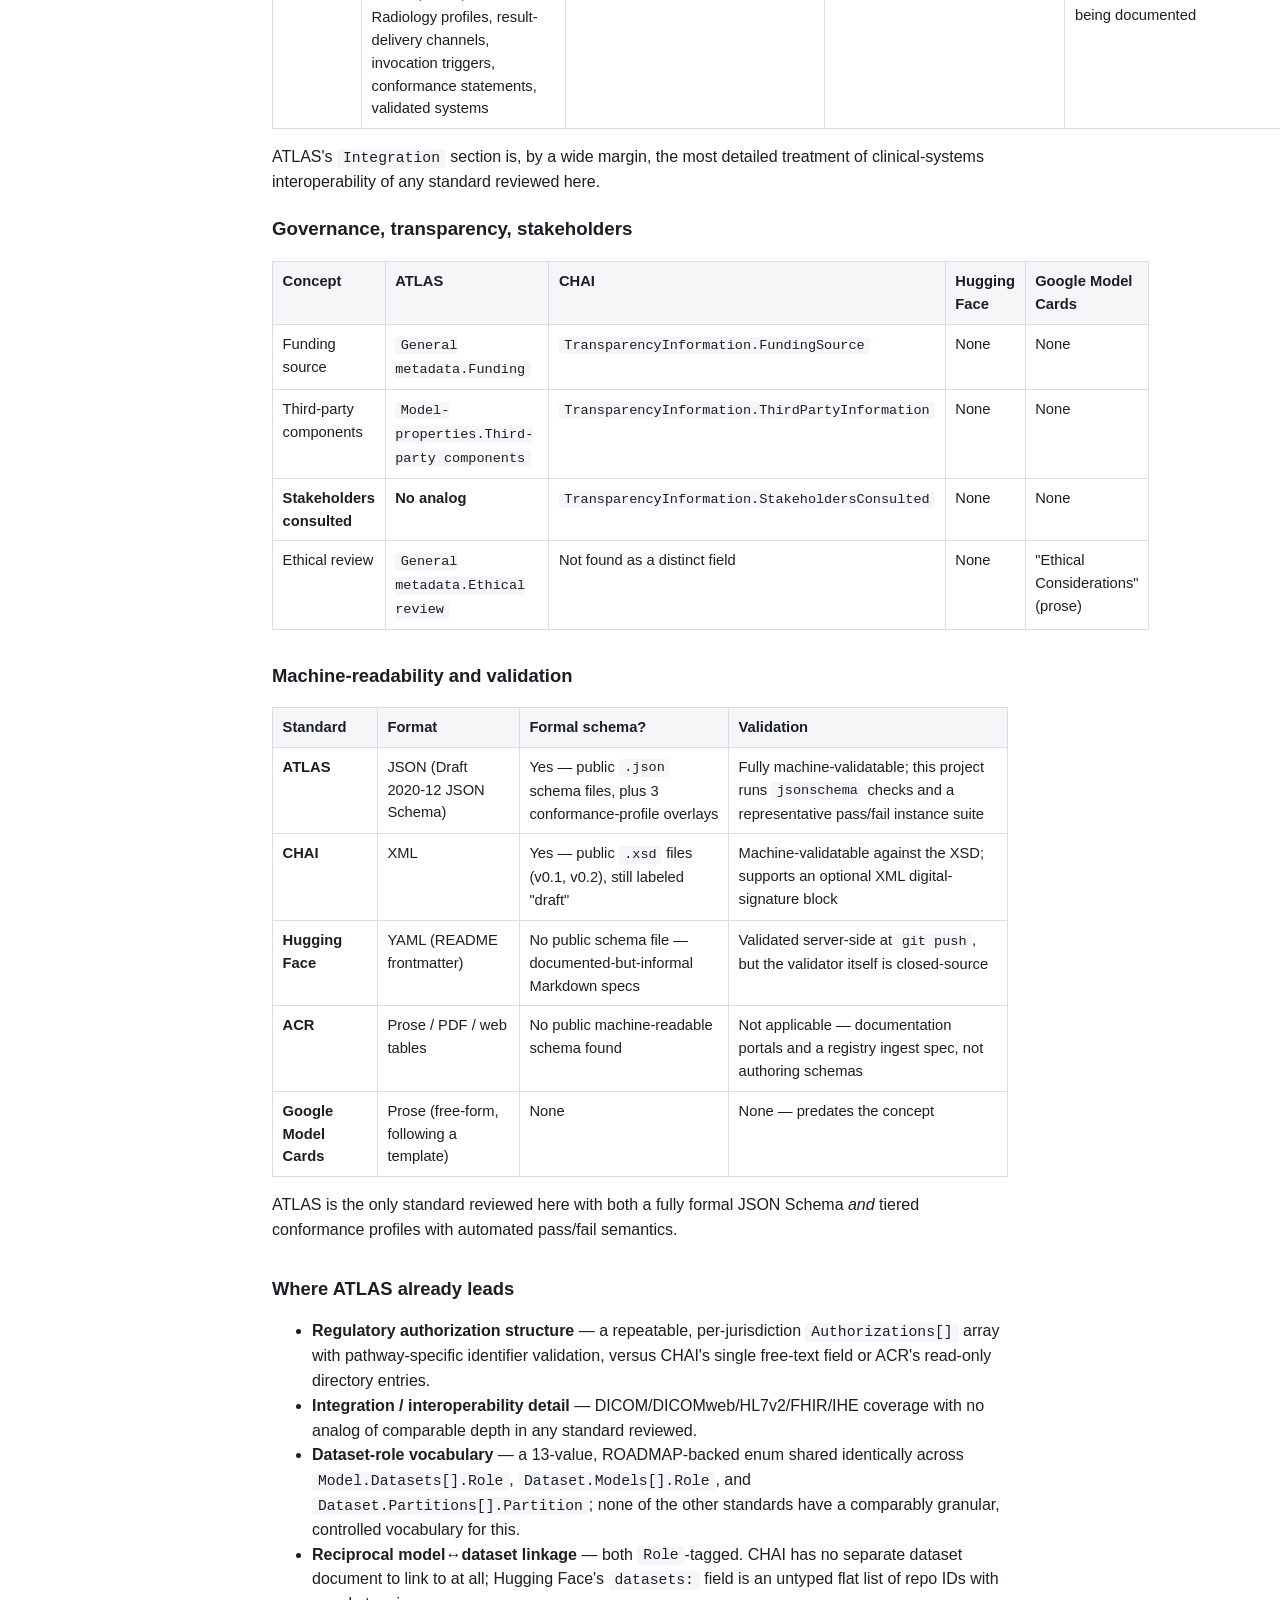
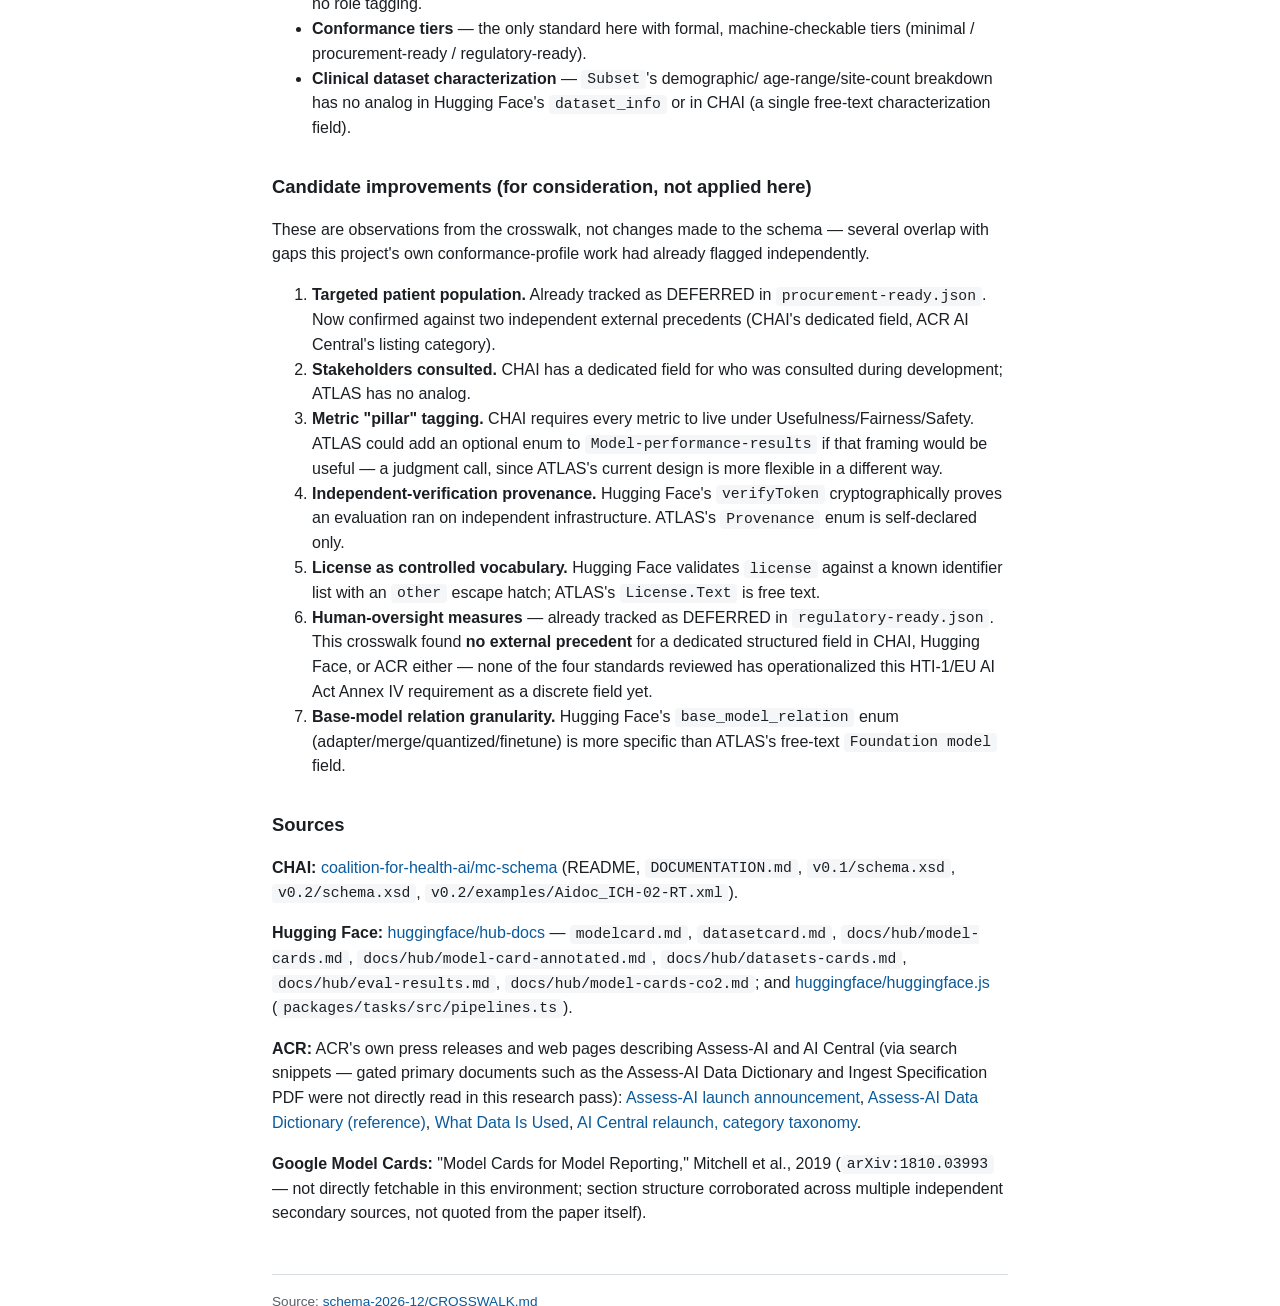
<file: docs/schema/2026-12/crosswalk.html>
<!DOCTYPE html>
<html lang="en">
<head>
<meta charset="utf-8">
<meta name="viewport" content="width=device-width, initial-scale=1">
<title>ATLAS Crosswalk: CHAI, Hugging Face, ACR</title>
<link rel="stylesheet" href="../../assets/style.css">
</head>
<body>
<main class="changelog">
	<div class="breadcrumb"><a href="../../">ATLAS schemas</a> / <a href="./">2026-12</a> / crosswalk</div>
	<h1>ATLAS Crosswalk: CHAI, Hugging Face, and ACR AI Documentation Standards</h1>
	<p class="subtitle">This document maps the ATLAS 2026-12 schemas (<code>model.json</code>,
		<code>dataset.json</code>) against four other AI model/dataset documentation efforts: the
		Coalition for Health AI (CHAI)'s <strong>Applied Model Card</strong>, <strong>Hugging
		Face</strong>'s Model Card and Dataset Card metadata, the <strong>American College of
		Radiology (ACR)</strong>'s Assess-AI registry and AI Central directory, and the foundational
		<strong>Google Model Cards</strong> framework (Mitchell et al., 2019) that both ATLAS's and
		CHAI's field vocabularies descend from.</p>

	<h2>Methodology and source confidence</h2>
	<p>Findings below come from three dedicated research passes (one per standard) plus the
		author's own work on ATLAS. Network access in this environment blocked several primary
		domains (<code>arxiv.org</code>, <code>research.google</code>,
		<code>chai.org</code>/<code>mc.chai.org</code>/<code>registry.chai.org</code>,
		<code>acr.org</code> and its subdomains), so confidence varies by standard — stated
		explicitly so this document doesn't imply more certainty than the sources support:</p>
	<table>
		<tr><th>Standard</th><th>Primary source actually read</th><th>Confidence</th></tr>
		<tr>
			<td><strong>CHAI Applied Model Card</strong></td>
			<td>The published XML Schema (<code>.xsd</code>, v0.1 and v0.2) and a real example
				instance, via CHAI's GitHub mirror (<code>coalition-for-health-ai/mc-schema</code>)</td>
			<td>High on field <em>names</em> and structure; the one-line descriptions below are
				inferred from element names and the one example read, since CHAI's own
				<code>DOCUMENTATION.md</code> has no per-field prose</td>
		</tr>
		<tr>
			<td><strong>Hugging Face</strong></td>
			<td><code>modelcard.md</code>, <code>datasetcard.md</code>, and the Hub's model-card/
				dataset-card/eval-results guides, direct from the <code>huggingface/hub-docs</code>
				source repo</td>
			<td>High — this is the Hub's own documented contract, confirmed field-by-field</td>
		</tr>
		<tr>
			<td><strong>ACR (Assess-AI / AI Central)</strong></td>
			<td>Secondary: ACR's own web pages and press releases, via search-result snippets (the
				actual Data Dictionary and Ingest Specification PDFs are gated/not directly
				fetchable here)</td>
			<td><strong>Category-level only.</strong> Program purpose and broad data categories are
				confirmed from ACR's own statements; exact field-level names are not confirmed —
				flagged per item below</td>
		</tr>
		<tr>
			<td><strong>Google Model Cards</strong></td>
			<td>Secondary sources corroborating the paper's structure (the original paper,
				<code>arXiv:1810.03993</code>, was not directly fetchable in this environment)</td>
			<td>Section list is consistent across multiple independent secondary sources and
				matches the well-established secondary literature, but is not a direct quote from
				the paper</td>
		</tr>
	</table>
	<p>Where a cell below says "not found" or "no analog," that means the researcher didn't find it
		in the available material — not that it's proven absent from the standard.</p>

	<h2>What each standard actually is</h2>
	<p>These four are not all the same <em>kind</em> of artifact, which matters for reading the
		tables below:</p>
	<ul>
		<li><strong>ATLAS</strong> (<code>model.json</code>/<code>dataset.json</code>) — a formal
			<strong>JSON Schema</strong>, authored per model/dataset, with three conformance
			profiles (minimal, procurement-ready, regulatory-ready).</li>
		<li><strong>CHAI Applied Model Card</strong> — a formal <strong>XML Schema</strong>,
			authored per deployed health-AI application (explicitly scoped to "the application in
			a health use case," not a bare model; CHAI recommends a revised card when the
			underlying system changes, e.g. swapping foundation models). Still self-labeled "draft"
			as of the version read. Source:
			<a href="https://github.com/coalition-for-health-ai/mc-schema">coalition-for-health-ai/mc-schema</a>.</li>
		<li><strong>Hugging Face Model/Dataset Cards</strong> — YAML frontmatter in a repo's
			<code>README.md</code>, validated server-side at push time against a documented (but
			not formally schema'd) contract, plus a Mitchell-et-al.-based prose template for
			everything the YAML doesn't cover. Source:
			<a href="https://github.com/huggingface/hub-docs">huggingface/hub-docs</a>.</li>
		<li><strong>ACR Assess-AI</strong> — a <strong>live, post-deployment performance-monitoring
			registry</strong> (part of ACR's National Radiology Data Registry), not a
			pre-deployment authoring format. It ingests case-level data via
			HL7v2/FHIR/DICOM/DICOMweb/CSV and reports aggregated performance back to sites.
			<strong>ACR AI Central</strong> — a <strong>curated directory</strong> of FDA-cleared
			imaging AI products (read-only; ACR populates it from FDA filings plus voluntary
			vendor disclosure), not an authoring schema either. Neither publishes a public
			machine-readable schema.</li>
		<li><strong>Google Model Cards</strong> — the original prose template (2019) that the
			"Model Details / Intended Use / Factors / Metrics / Evaluation Data / Training Data /
			Quantitative Analyses / Ethical Considerations / Caveats and Recommendations" section
			structure traces back to. No machine-readable schema at all — it predates that concern.</li>
	</ul>

	<h2>Crosswalk by theme</h2>

	<h3>Identity &amp; provenance</h3>
	<table>
		<tr><th>Concept</th><th>ATLAS</th><th>CHAI</th><th>Hugging Face</th><th>ACR</th><th>Google Model Cards</th></tr>
		<tr><td>Developer/author, contact</td><td><code>General metadata.Authors[]</code>, <code>.Organizations[]</code>, <code>.Contact</code></td><td><code>BasicInfo.ModelName/ModelDeveloper/DeveloperContact</code></td><td>No YAML field — prose "Model Details" only</td><td>AI Central: Manufacturer, Product name (from FDA filings)</td><td>"Model Details" section (prose)</td></tr>
		<tr><td>Version, release date</td><td><code>General metadata.Version</code>, <code>.Date.{Created,Published,Updated}</code></td><td><code>ReleaseInfo.ReleaseVersion/ReleaseDate/ReleaseStage/GlobalAvailability</code></td><td>No dedicated field (repo commit history serves this role)</td><td>—</td><td>"Model Details" section (prose)</td></tr>
		<tr><td>Lineage (built on another model)</td><td><code>Model-properties.Foundation model</code>, <code>.Third-party components</code></td><td><code>AISystemFacts.FoundationModels</code>, <code>TransparencyInformation.ThirdPartyInformation</code></td><td><code>base_model</code> (Hub model ID), <code>base_model_relation</code> (enum: adapter/merge/quantized/finetune), <code>new_version</code></td><td>—</td><td>—</td></tr>
	</table>
	<p>Note: Hugging Face's <code>base_model_relation</code> enum is more granular than ATLAS's or
		CHAI's free-text lineage fields — it explicitly distinguishes adapter/merge/quantization/
		fine-tune relationships, which ATLAS's <code>Foundation model</code> field doesn't
		currently differentiate.</p>

	<h3>Licensing</h3>
	<table>
		<tr><th>Concept</th><th>ATLAS</th><th>CHAI</th><th>Hugging Face</th><th>ACR</th><th>Google Model Cards</th></tr>
		<tr><td>License</td><td><code>General metadata.License.{Text,URL}</code></td><td>Not found as a dedicated field</td><td><code>license</code> (SPDX-like controlled list, or literal <code>other</code>), <code>license_name</code>/<code>license_link</code> when <code>other</code></td><td>n/a</td><td>Mentioned under "Model Details" (prose)</td></tr>
	</table>
	<p>ATLAS's free-text <code>License.Text</code> plus <code>License.URL</code> is less rigorous
		than Hugging Face's controlled-vocabulary <code>license</code> field with an explicit
		escape hatch — worth considering if ATLAS ever wants license values to be
		machine-comparable across cards.</p>

	<h3>Intended use, users, out-of-scope</h3>
	<table>
		<tr><th>Concept</th><th>ATLAS</th><th>CHAI</th><th>Hugging Face</th><th>ACR</th><th>Google Model Cards</th></tr>
		<tr><td>Intended use/workflow</td><td><code>Model-properties.Indications for use</code>, <code>.Use.Intended[]</code></td><td><code>UsesAndDirections.IntendedUseAndWorkflow/HowToUse</code></td><td>Prose only (<code>direct_use</code>)</td><td>AI Central: "Indications for Use" (from FDA 510(k) summary)</td><td>"Intended Use" section (prose)</td></tr>
		<tr><td>Intended/out-of-scope users</td><td><code>Model-properties.User.{Intended,Out-of-scope,Excluded}</code></td><td><code>UsesAndDirections.PrimaryIntendedUsers</code></td><td>Prose only</td><td>AI Central: intended user (radiologist/other)</td><td>"Intended Use" section (prose)</td></tr>
		<tr><td>Out-of-scope / cautioned use</td><td><code>Model-properties.Use.{Out-of-scope,Excluded}</code></td><td><code>UsesAndDirections.CautionedOutOfScopeSettings</code></td><td>Prose only (<code>out_of_scope_use</code>)</td><td>—</td><td>"Intended Use" section (prose)</td></tr>
		<tr><td><strong>Targeted patient population</strong></td><td><strong>No dedicated field</strong> (only prose within <code>Indications for use</code>/<code>Limitations</code>)</td><td><code>UsesAndDirections.TargetedPatientPopulation</code></td><td>—</td><td>AI Central: patient age range (from FDA filing)</td><td>—</td></tr>
	</table>
	<p>The targeted-patient-population gap was already identified independently during this
		project's own conformance-profile work (<code>procurement-ready.json</code>'s
		<code>$comment</code> lists it as DEFERRED pending a dedicated field). This crosswalk
		confirms it with two independent external precedents — CHAI has a dedicated field for it,
		and it's one of ACR AI Central's core listing categories — which raises the case for
		prioritizing it.</p>

	<h3>Input, output, architecture</h3>
	<table>
		<tr><th>Concept</th><th>ATLAS</th><th>CHAI</th><th>Hugging Face</th><th>ACR</th><th>Google Model Cards</th></tr>
		<tr><td>Model type/architecture</td><td><code>Model-properties.Architecture</code>, <code>.Model class</code></td><td><code>AISystemFacts.ModelType</code></td><td>No structured field (prose)</td><td>—</td><td>—</td></tr>
		<tr><td>Input description</td><td><code>Model-properties.Input.Description</code></td><td><code>AISystemFacts.InputDataSource</code>, <code>.OutputAndInputDataTypes</code></td><td>No structured field</td><td>—</td><td>—</td></tr>
		<tr><td>Output description/type</td><td><code>Model-properties.Output.{Description,Type,Coded data}</code></td><td><code>AISystemFacts.OutcomesAndOutputs</code></td><td>No structured field</td><td>—</td><td>—</td></tr>
	</table>

	<h3>Training &amp; evaluation data characterization</h3>
	<table>
		<tr><th>Concept</th><th>ATLAS</th><th>CHAI</th><th>Hugging Face</th><th>ACR</th><th>Google Model Cards</th></tr>
		<tr><td>Link to the data used</td><td><code>Model.Datasets[]</code> (<code>Role</code>-tagged pointers to a separate dataset card)</td><td>Single free-text-like field: <code>AISystemFacts.DevelopmentDataCharacterization</code></td><td>Prose <code>training_data</code> field, "recommended to link a Dataset Card"</td><td>Assess-AI tracks case-level data for live monitoring, not pre-deployment characterization</td><td>"Training Data" / "Evaluation Data" sections (prose)</td></tr>
		<tr><td>Structured dataset shape/size</td><td><code>Dataset.Partitions[]</code> → <code>Subset.{Patient count, Exam count, Image count, Series count, Site count}</code></td><td>—</td><td><code>dataset_info.{features, splits[name,num_examples,num_bytes], download_size}</code> — auto-generatable via the <code>datasets</code> library</td><td>—</td><td>—</td></tr>
		<tr><td>Demographic/clinical breakdown</td><td><code>Subset.{Demographic, Sex, Age range, Criterion}</code></td><td>—</td><td>No structured demographic field</td><td>Assess-AI: patient demographics (exact fields not confirmed — gated)</td><td>"Quantitative Analyses &gt; Intersectional results" (prose)</td></tr>
		<tr><td>Dataset properties (bias, sampling, confidentiality)</td><td><code>Dataset-properties.{Motivation, Sampling, Missing information, Relationships between instances, Partitioning scheme, Noise, External data, Confidentiality, Re-identification, Sensitive data}</code></td><td><code>AISystemFacts.BiasMitigationApproaches</code> (model-level, not dataset-level)</td><td>—</td><td>—</td><td>—</td></tr>
	</table>
	<p>Hugging Face's recommendation to link a separate Dataset Card from a Model Card is the same
		two-document split ATLAS already uses (<code>model.json</code> + <code>dataset.json</code>,
		joined by <code>Model.Datasets[]</code>/<code>Dataset.Models[]</code>) — independent
		convergence on the same pattern. Where Hugging Face is more structured than ATLAS is the
		<em>shape</em> of the data (<code>dataset_info</code>'s features/splits/byte counts, which
		ATLAS has no equivalent for); where ATLAS is far more structured is the <em>clinical</em>
		characterization (demographics, age range, site count, confidentiality/re-identification
		risk), which Hugging Face's schema doesn't address at all.</p>

	<h3>Performance, validation, and metrics reporting</h3>
	<table>
		<tr><th>Concept</th><th>ATLAS</th><th>CHAI</th><th>Hugging Face</th><th>ACR</th><th>Google Model Cards</th></tr>
		<tr><td>Structure</td><td><code>Model.Model performance[]</code> — one entry per evaluation, each with a <code>Results[]</code> array of scalar / outcome-count / non-scalar tuples</td><td><code>KeyMetrics</code> — <strong>three parallel named blocks</strong>: <code>UsefulnessUsabilityEfficacy</code>, <code>FairnessEquity</code>, <code>SafetyReliability</code>, each with <code>{MetricGoal, Results/MetricResult(Label+ValueJson), Interpretation, TestType, TestingDataDescription, ValidationProcessAndJustification}</code></td><td><code>model-index.results[]</code> — <code>{task, dataset, metrics[type,value,name,args,verifyToken], source}</code> (flat, Papers-with-Code-derived); newer work-in-progress <code>eval_results</code> system layered on top</td><td>Assess-AI: live concordance between AI output and the radiology report, aggregated and reported back to sites</td><td>"Metrics" + "Quantitative Analyses" sections (prose, incl. "Unitary results" and "Intersectional results")</td></tr>
		<tr><td>Internal vs. external testing</td><td><code>Test type</code> enum (Internal/External/Local/Prospective)</td><td><code>TestType</code> field (free text per the KeyMetrics block)</td><td>Not distinguished</td><td>—</td><td>Not distinguished</td></tr>
		<tr><td>Claimed vs. independently verified</td><td><code>Provenance</code> enum (Claimed/Observed — self-declared)</td><td>Not found</td><td><code>verifyToken</code> — proof an evaluation was independently run on Hugging Face's own infrastructure</td><td>—</td><td>—</td></tr>
		<tr><td>Metric "pillar" (what the metric is <em>for</em>)</td><td><strong>Not tagged</strong></td><td>Explicit: every metric lives inside one of the three named pillar blocks</td><td>Not tagged</td><td>—</td><td>Not tagged</td></tr>
	</table>
	<p>Two concrete, specific comparison points worth flagging:</p>
	<ul>
		<li><strong>CHAI's three-pillar structure has no ATLAS analog.</strong> ATLAS's
			<code>Factors</code>/<code>Subgroup</code> mechanism covers fairness disaggregation for
			any individual result, but nothing in ATLAS declares "this metric is a
			safety/reliability metric" vs. "this metric is a usefulness/efficacy metric" the way
			CHAI's schema does by construction (three separate blocks).</li>
		<li><strong>Hugging Face's <code>verifyToken</code> is a sharper provenance mechanism than
			ATLAS's <code>Provenance</code> enum.</strong> ATLAS currently only records a
			self-declared Claimed/Observed distinction; Hugging Face's token is cryptographic
			proof tied to its own evaluation infrastructure.</li>
	</ul>

	<h3>Fairness, bias, subgroup analysis</h3>
	<table>
		<tr><th>Concept</th><th>ATLAS</th><th>CHAI</th><th>Hugging Face</th><th>ACR</th><th>Google Model Cards</th></tr>
		<tr><td>Declared disaggregation axes</td><td><code>Model.Factors[]</code></td><td>Implicit in <code>KeyMetrics.FairnessEquity</code> block</td><td>Not found</td><td>—</td><td>"Factors" section (prose)</td></tr>
		<tr><td>Per-result subgroup tagging</td><td><code>Model-performance-results.items.*.Subgroup{Variable,Value}</code></td><td><code>KeyMetrics.FairnessEquity.Results</code> (whole block is fairness-only rather than taggable per-result)</td><td>Not found</td><td>—</td><td>"Quantitative Analyses &gt; Intersectional results" (prose)</td></tr>
		<tr><td>Bias mitigation approach</td><td><code>Model-properties.Bias mitigation approach</code></td><td><code>AISystemFacts.BiasMitigationApproaches</code>, <code>Warnings.KnownBiasesOrEthicalConsiderations</code></td><td>Prose only (<code>bias_risks_limitations</code>)</td><td>—</td><td>"Ethical Considerations" (prose)</td></tr>
	</table>
	<p>ATLAS's design — any individual <code>Results[]</code> entry can carry a
		<code>Subgroup</code>, regardless of which metric it is — is more flexible than CHAI's
		approach of segregating fairness metrics into their own block, since it lets the
		<em>same</em> metric be reported both overall and per-subgroup within one
		<code>Model performance</code> entry.</p>

	<h3>Regulatory status and clearance</h3>
	<table>
		<tr><th>Concept</th><th>ATLAS</th><th>CHAI</th><th>Hugging Face</th><th>ACR</th><th>Google Model Cards</th></tr>
		<tr><td>Authorization records</td><td><code>Regulatory information.Authorizations[]</code> — repeatable, per-jurisdiction</td><td><code>ReleaseInfo.RegulatoryApproval</code> — a <strong>single, unstructured field</strong></td><td>None</td><td>AI Central: FDA product code, clearance pathway, predicate device (read-only directory data)</td><td>None</td></tr>
		<tr><td>Clinical risk level</td><td><code>Model-properties.Clinical risk level</code></td><td><code>Warnings.ClinicalRiskLevel</code></td><td>None</td><td>—</td><td>None</td></tr>
		<tr><td>EU AI Act co-classification</td><td><code>Regulatory information.EU AI Act.{Risk classification, Technical documentation}</code></td><td>Not found</td><td>None</td><td>—</td><td>None</td></tr>
		<tr><td>Predetermined change control</td><td><code>Regulatory information.Change control</code></td><td>Not found</td><td>None</td><td>—</td><td>None</td></tr>
	</table>
	<p>This is the sharpest contrast in the whole crosswalk: <strong>ATLAS's
		<code>Authorizations[]</code> array is considerably more structured than CHAI's single
		free-text <code>RegulatoryApproval</code> field</strong>, supporting multiple
		jurisdictions/pathways per model with jurisdiction-specific validation. Neither Hugging
		Face nor Google Model Cards address regulatory status at all.</p>

	<h3>Security, maintenance, and post-deployment monitoring</h3>
	<table>
		<tr><th>Concept</th><th>ATLAS</th><th>CHAI</th><th>Hugging Face</th><th>ACR</th></tr>
		<tr><td>Cybersecurity measures</td><td><code>Model-properties.Cybersecurity measures</code> (free text)</td><td><code>AISystemFacts.Security</code> (optional; example cites ISO 27001/SOC2)</td><td>None found</td><td>—</td></tr>
		<tr><td>Ongoing maintenance/monitoring</td><td><code>Model-properties.Maintenance.{Monitoring program, Validity monitoring, Fairness monitoring, Update process, Comment}</code></td><td><code>AISystemFacts.OngoingMaintenance</code> — single field</td><td><code>new_version</code> pointer only</td><td><strong>Assess-AI itself is a monitoring program</strong> — external to any card, a live registry a card's <code>Monitoring program</code> field could <em>name</em></td></tr>
	</table>
	<p>Worth noting: <code>Monitoring program</code>'s own example values in <code>model.json</code>
		already include "ACR Assess-AI" — so the relationship between ATLAS and ACR here isn't
		competitive, it's compositional: an ATLAS card can (and the schema already anticipates
		that it would) name Assess-AI as the external program it's enrolled in.</p>

	<h3>Integration / technical interoperability</h3>
	<table>
		<tr><th>Concept</th><th>ATLAS</th><th>CHAI</th><th>Hugging Face</th><th>ACR</th></tr>
		<tr><td>Clinical-systems integration</td><td><code>Model-properties.Integration</code> — DICOM, DICOMweb, HL7 v2, FHIR, IHE Radiology profiles, result-delivery channels, invocation triggers, conformance statements, validated systems</td><td><code>ReleaseInfo.EHRCompatibility</code> (v0.2 only; a simple list)</td><td>None (ML-tooling integration via <code>library_name</code>/<code>pipeline_tag</code> — a different kind of "integration")</td><td>Assess-AI's <em>ingest</em> spec defines HL7v2/FHIR/DICOM/DICOMweb/CSV — the registry's own ingestion interface, not a property of the model being documented</td></tr>
	</table>
	<p>ATLAS's <code>Integration</code> section is, by a wide margin, the most detailed treatment
		of clinical-systems interoperability of any standard reviewed here.</p>

	<h3>Governance, transparency, stakeholders</h3>
	<table>
		<tr><th>Concept</th><th>ATLAS</th><th>CHAI</th><th>Hugging Face</th><th>Google Model Cards</th></tr>
		<tr><td>Funding source</td><td><code>General metadata.Funding</code></td><td><code>TransparencyInformation.FundingSource</code></td><td>None</td><td>None</td></tr>
		<tr><td>Third-party components</td><td><code>Model-properties.Third-party components</code></td><td><code>TransparencyInformation.ThirdPartyInformation</code></td><td>None</td><td>None</td></tr>
		<tr><td><strong>Stakeholders consulted</strong></td><td><strong>No analog</strong></td><td><code>TransparencyInformation.StakeholdersConsulted</code></td><td>None</td><td>None</td></tr>
		<tr><td>Ethical review</td><td><code>General metadata.Ethical review</code></td><td>Not found as a distinct field</td><td>None</td><td>"Ethical Considerations" (prose)</td></tr>
	</table>

	<h2>Machine-readability and validation</h2>
	<table>
		<tr><th>Standard</th><th>Format</th><th>Formal schema?</th><th>Validation</th></tr>
		<tr><td><strong>ATLAS</strong></td><td>JSON (Draft 2020-12 JSON Schema)</td><td>Yes — public <code>.json</code> schema files, plus 3 conformance-profile overlays</td><td>Fully machine-validatable; this project runs <code>jsonschema</code> checks and a representative pass/fail instance suite</td></tr>
		<tr><td><strong>CHAI</strong></td><td>XML</td><td>Yes — public <code>.xsd</code> files (v0.1, v0.2), still labeled "draft"</td><td>Machine-validatable against the XSD; supports an optional XML digital-signature block</td></tr>
		<tr><td><strong>Hugging Face</strong></td><td>YAML (README frontmatter)</td><td>No public schema file — documented-but-informal Markdown specs</td><td>Validated server-side at <code>git push</code>, but the validator itself is closed-source</td></tr>
		<tr><td><strong>ACR</strong></td><td>Prose / PDF / web tables</td><td>No public machine-readable schema found</td><td>Not applicable — documentation portals and a registry ingest spec, not authoring schemas</td></tr>
		<tr><td><strong>Google Model Cards</strong></td><td>Prose (free-form, following a template)</td><td>None</td><td>None — predates the concept</td></tr>
	</table>
	<p>ATLAS is the only standard reviewed here with both a fully formal JSON Schema <em>and</em>
		tiered conformance profiles with automated pass/fail semantics.</p>

	<h2>Where ATLAS already leads</h2>
	<ul>
		<li><strong>Regulatory authorization structure</strong> — a repeatable, per-jurisdiction
			<code>Authorizations[]</code> array with pathway-specific identifier validation, versus
			CHAI's single free-text field or ACR's read-only directory entries.</li>
		<li><strong>Integration / interoperability detail</strong> — DICOM/DICOMweb/HL7v2/FHIR/IHE
			coverage with no analog of comparable depth in any standard reviewed.</li>
		<li><strong>Dataset-role vocabulary</strong> — a 13-value, ROADMAP-backed enum shared
			identically across <code>Model.Datasets[].Role</code>, <code>Dataset.Models[].Role</code>,
			and <code>Dataset.Partitions[].Partition</code>; none of the other standards have a
			comparably granular, controlled vocabulary for this.</li>
		<li><strong>Reciprocal model↔dataset linkage</strong> — both <code>Role</code>-tagged. CHAI
			has no separate dataset document to link to at all; Hugging Face's <code>datasets:</code>
			field is an untyped flat list of repo IDs with no role tagging.</li>
		<li><strong>Conformance tiers</strong> — the only standard here with formal, machine-checkable
			tiers (minimal / procurement-ready / regulatory-ready).</li>
		<li><strong>Clinical dataset characterization</strong> — <code>Subset</code>'s demographic/
			age-range/site-count breakdown has no analog in Hugging Face's <code>dataset_info</code>
			or in CHAI (a single free-text characterization field).</li>
	</ul>

	<h2>Candidate improvements (for consideration, not applied here)</h2>
	<p>These are observations from the crosswalk, not changes made to the schema — several overlap
		with gaps this project's own conformance-profile work had already flagged independently.</p>
	<ol>
		<li><strong>Targeted patient population.</strong> Already tracked as DEFERRED in
			<code>procurement-ready.json</code>. Now confirmed against two independent external
			precedents (CHAI's dedicated field, ACR AI Central's listing category).</li>
		<li><strong>Stakeholders consulted.</strong> CHAI has a dedicated field for who was
			consulted during development; ATLAS has no analog.</li>
		<li><strong>Metric "pillar" tagging.</strong> CHAI requires every metric to live under
			Usefulness/Fairness/Safety. ATLAS could add an optional enum to
			<code>Model-performance-results</code> if that framing would be useful — a judgment
			call, since ATLAS's current design is more flexible in a different way.</li>
		<li><strong>Independent-verification provenance.</strong> Hugging Face's
			<code>verifyToken</code> cryptographically proves an evaluation ran on independent
			infrastructure. ATLAS's <code>Provenance</code> enum is self-declared only.</li>
		<li><strong>License as controlled vocabulary.</strong> Hugging Face validates
			<code>license</code> against a known identifier list with an <code>other</code> escape
			hatch; ATLAS's <code>License.Text</code> is free text.</li>
		<li><strong>Human-oversight measures</strong> — already tracked as DEFERRED in
			<code>regulatory-ready.json</code>. This crosswalk found <strong>no external
			precedent</strong> for a dedicated structured field in CHAI, Hugging Face, or ACR
			either — none of the four standards reviewed has operationalized this HTI-1/EU AI Act
			Annex IV requirement as a discrete field yet.</li>
		<li><strong>Base-model relation granularity.</strong> Hugging Face's
			<code>base_model_relation</code> enum (adapter/merge/quantized/finetune) is more
			specific than ATLAS's free-text <code>Foundation model</code> field.</li>
	</ol>

	<h2>Sources</h2>
	<p><strong>CHAI:</strong> <a href="https://github.com/coalition-for-health-ai/mc-schema">coalition-for-health-ai/mc-schema</a>
		(README, <code>DOCUMENTATION.md</code>, <code>v0.1/schema.xsd</code>,
		<code>v0.2/schema.xsd</code>, <code>v0.2/examples/Aidoc_ICH-02-RT.xml</code>).</p>
	<p><strong>Hugging Face:</strong> <a href="https://github.com/huggingface/hub-docs">huggingface/hub-docs</a>
		— <code>modelcard.md</code>, <code>datasetcard.md</code>, <code>docs/hub/model-cards.md</code>,
		<code>docs/hub/model-card-annotated.md</code>, <code>docs/hub/datasets-cards.md</code>,
		<code>docs/hub/eval-results.md</code>, <code>docs/hub/model-cards-co2.md</code>; and
		<a href="https://github.com/huggingface/huggingface.js">huggingface/huggingface.js</a>
		(<code>packages/tasks/src/pipelines.ts</code>).</p>
	<p><strong>ACR:</strong> ACR's own press releases and web pages describing Assess-AI and AI
		Central (via search snippets — gated primary documents such as the Assess-AI Data
		Dictionary and Ingest Specification PDF were not directly read in this research pass):
		<a href="https://acr.org/News-and-Publications/American-College-of-Radiology-Launches-Landmark-Artificial-Intelligence-Quality-Registry">Assess-AI launch announcement</a>,
		<a href="https://nrdrsupport.acr.org/support/solutions/articles/11000129783-assess-ai-data-dictionary">Assess-AI Data Dictionary (reference)</a>,
		<a href="https://www.acr.org/Data-Science-and-Informatics/AI-in-Your-Practice/Performance-Monitoring/What-Data-is-Used">What Data Is Used</a>,
		<a href="https://itnonline.com/article/american-college-radiology-acr-data-science-institute-dsi-introduces-new-aicentralorg">AI Central relaunch, category taxonomy</a>.</p>
	<p><strong>Google Model Cards:</strong> "Model Cards for Model Reporting," Mitchell et al.,
		2019 (<code>arXiv:1810.03993</code> — not directly fetchable in this environment; section
		structure corroborated across multiple independent secondary sources, not quoted from the
		paper itself).</p>

	<footer>
		Source: <a href="https://github.com/RSNA/atlas/blob/main/schema-2026-12/CROSSWALK.md">schema-2026-12/CROSSWALK.md</a>
	</footer>
</main>
</body>
</html>
</file>
<file: docs/assets/style.css>
:root {
	--bg: #ffffff;
	--fg: #1b1f23;
	--muted: #57606a;
	--border: #d8dee4;
	--accent: #0a5a9c;
	--accent-bg: #eef5fb;
	--code-bg: #f4f6f8;
	--max-width: 46rem;
}

@media (prefers-color-scheme: dark) {
	:root {
		--bg: #0d1117;
		--fg: #e6edf3;
		--muted: #9198a1;
		--border: #30363d;
		--accent: #6cb6ff;
		--accent-bg: #0f1c2b;
		--code-bg: #161b22;
	}
}

* { box-sizing: border-box; }

body {
	margin: 0;
	padding: 2.5rem 1rem 4rem;
	background: var(--bg);
	color: var(--fg);
	font-family: -apple-system, BlinkMacSystemFont, "Segoe UI", Helvetica, Arial, sans-serif;
	line-height: 1.55;
}

main {
	max-width: var(--max-width);
	margin: 0 auto;
}

h1 {
	font-size: 1.6rem;
	margin: 0 0 0.3rem;
}

h2 {
	font-size: 1.15rem;
	margin: 2rem 0 0.6rem;
	border-bottom: 1px solid var(--border);
	padding-bottom: 0.3rem;
}

.subtitle {
	color: var(--muted);
	margin: 0 0 2rem;
}

.breadcrumb {
	font-size: 0.9rem;
	margin-bottom: 1.5rem;
}

.breadcrumb a { color: var(--muted); }

a {
	color: var(--accent);
	text-decoration: none;
}

a:hover { text-decoration: underline; }

code, .path {
	font-family: ui-monospace, SFMono-Regular, Menlo, Consolas, monospace;
	font-size: 0.92em;
	background: var(--code-bg);
	border-radius: 4px;
	padding: 0.1em 0.4em;
}

ul.file-list {
	list-style: none;
	margin: 0;
	padding: 0;
	border: 1px solid var(--border);
	border-radius: 8px;
	overflow: hidden;
}

ul.file-list li {
	border-bottom: 1px solid var(--border);
	padding: 0.85rem 1rem;
}

ul.file-list li:last-child { border-bottom: none; }

ul.file-list a {
	font-weight: 600;
	font-family: ui-monospace, SFMono-Regular, Menlo, Consolas, monospace;
}

ul.file-list .desc {
	display: block;
	color: var(--muted);
	font-size: 0.9rem;
	margin-top: 0.2rem;
	font-family: -apple-system, BlinkMacSystemFont, "Segoe UI", Helvetica, Arial, sans-serif;
}

.badge {
	display: inline-block;
	font-size: 0.75rem;
	font-weight: 600;
	color: var(--accent);
	background: var(--accent-bg);
	border-radius: 999px;
	padding: 0.15rem 0.6rem;
	margin-left: 0.5rem;
	vertical-align: middle;
}

footer {
	margin-top: 3rem;
	padding-top: 1rem;
	border-top: 1px solid var(--border);
	color: var(--muted);
	font-size: 0.85rem;
}

.changelog :is(h2, h3) {
	border-bottom: none;
	padding-bottom: 0;
}

.changelog table {
	width: 100%;
	border-collapse: collapse;
	margin: 1rem 0;
	font-size: 0.92rem;
}

.changelog th, .changelog td {
	border: 1px solid var(--border);
	padding: 0.5rem 0.6rem;
	text-align: left;
	vertical-align: top;
}

.changelog th {
	background: var(--code-bg);
}
</file>
